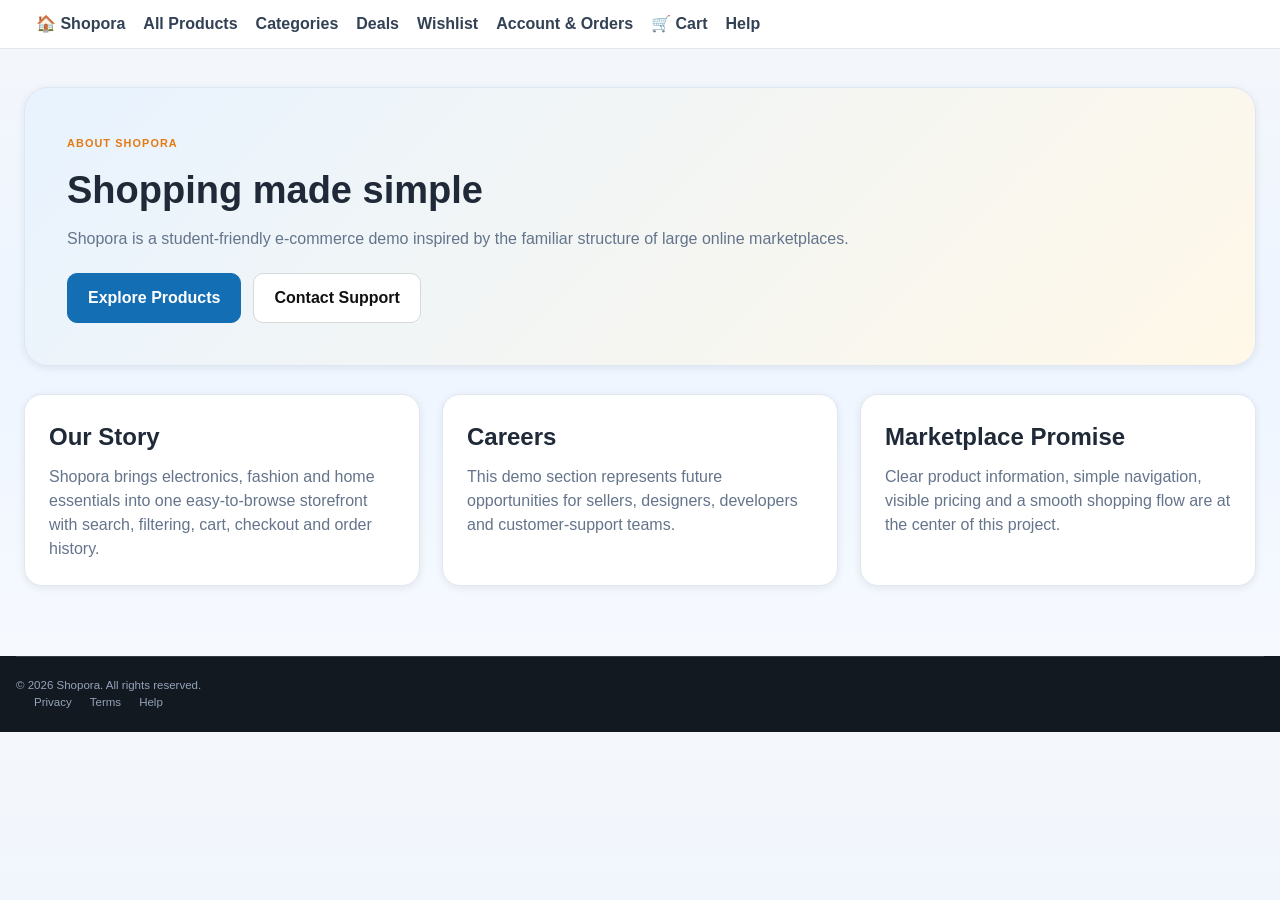
<file: about.html>
<!DOCTYPE html><html lang="en"><head><meta charset="UTF-8"><meta name="viewport" content="width=device-width,initial-scale=1.0"><title>Shopora</title><link rel="stylesheet" href="css/style.css"></head><body><div class="site-mini-nav"><div class="container"><a href="index.html">🏠 Shopora</a><a href="products.html">All Products</a><a href="categories.html">Categories</a><a href="deals.html">Deals</a><a href="wishlist.html">Wishlist</a><a href="account.html">Account & Orders</a><a href="cart.html">🛒 Cart</a><a href="help.html">Help</a></div></div><main class="page-shell"><section class="page-hero"><span class="section-label">ABOUT SHOPORA</span><h1>Shopping made simple</h1><p>Shopora is a student-friendly e-commerce demo inspired by the familiar structure of large online marketplaces.</p><div class="page-actions"><a class="shop-btn primary" href="products.html">Explore Products</a><a class="shop-btn" href="help.html">Contact Support</a></div></section><div class="page-grid"><article id="story" class="info-card"><h2>Our Story</h2><p>Shopora brings electronics, fashion and home essentials into one easy-to-browse storefront with search, filtering, cart, checkout and order history.</p></article><article id="careers" class="info-card"><h2>Careers</h2><p>This demo section represents future opportunities for sellers, designers, developers and customer-support teams.</p></article><article class="info-card"><h2>Marketplace Promise</h2><p>Clear product information, simple navigation, visible pricing and a smooth shopping flow are at the center of this project.</p></article></div></main><footer class="shopora-footer"><div class="container footer-bottom"><div>© 2026 Shopora. All rights reserved.</div><div><a href="privacy.html">Privacy</a><a href="terms.html">Terms</a><a href="help.html">Help</a></div></div></footer></body></html>
</file>
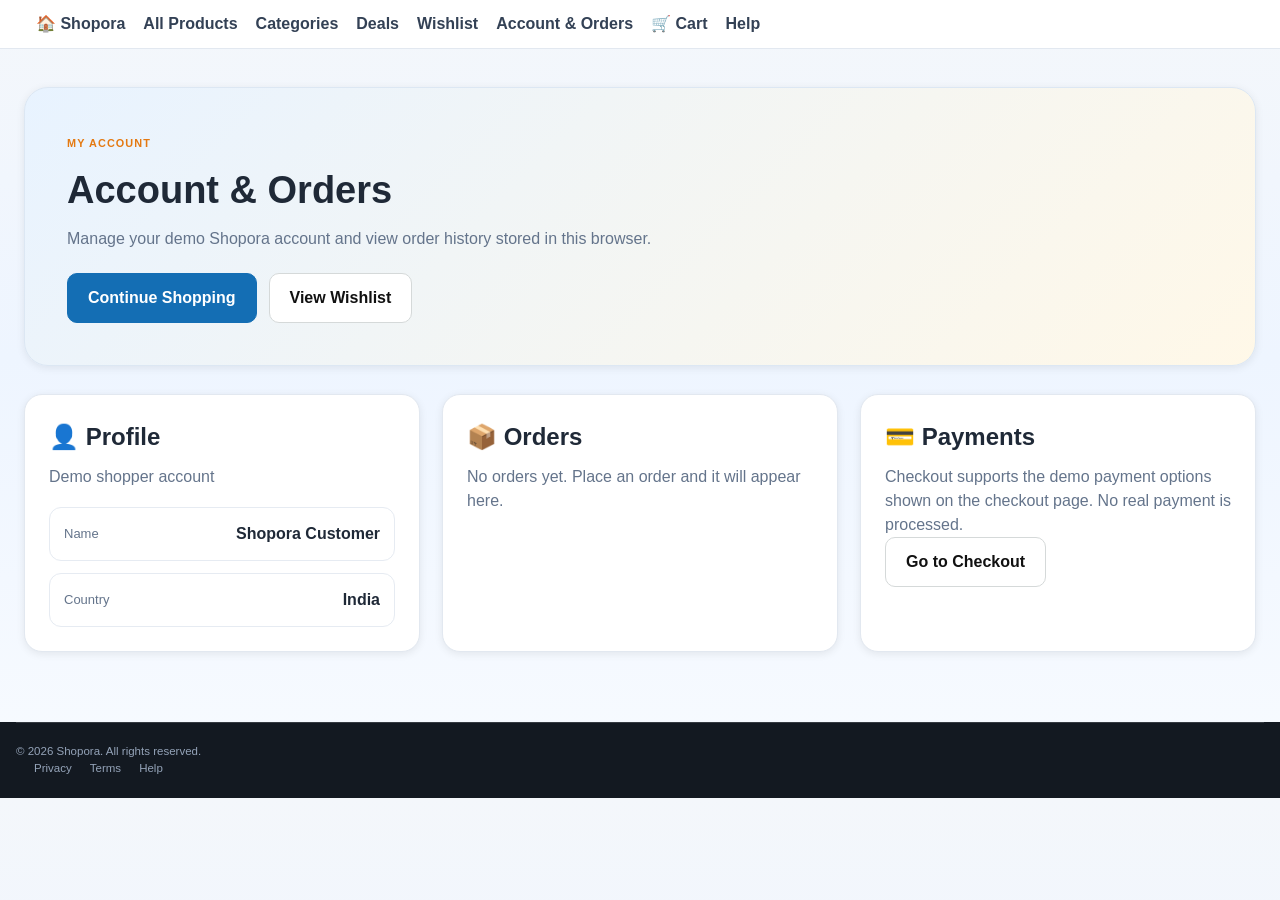
<file: account.html>
<!DOCTYPE html><html lang="en"><head><meta charset="UTF-8"><meta name="viewport" content="width=device-width,initial-scale=1.0"><title>Shopora</title><link rel="stylesheet" href="css/style.css"></head><body><div class="site-mini-nav"><div class="container"><a href="index.html">🏠 Shopora</a><a href="products.html">All Products</a><a href="categories.html">Categories</a><a href="deals.html">Deals</a><a href="wishlist.html">Wishlist</a><a href="account.html">Account & Orders</a><a href="cart.html">🛒 Cart</a><a href="help.html">Help</a></div></div><main class="page-shell"><section class="page-hero"><span class="section-label">MY ACCOUNT</span><h1>Account & Orders</h1><p>Manage your demo Shopora account and view order history stored in this browser.</p><div class="page-actions"><a class="shop-btn primary" href="products.html">Continue Shopping</a><a class="shop-btn" href="wishlist.html">View Wishlist</a></div></section><div class="page-grid"><article class="info-card"><h2>👤 Profile</h2><p>Demo shopper account</p><div class="mini-list"><div class="mini-item"><span>Name</span><strong>Shopora Customer</strong></div><div class="mini-item"><span>Country</span><strong>India</strong></div></div></article><article class="info-card"><h2>📦 Orders</h2><div id="orders"></div></article><article class="info-card"><h2>💳 Payments</h2><p>Checkout supports the demo payment options shown on the checkout page. No real payment is processed.</p><a class="shop-btn" href="checkout.html">Go to Checkout</a></article></div></main><script>const o=JSON.parse(localStorage.getItem("orderHistory")||"[]"),box=document.getElementById("orders");box.innerHTML=o.length?o.map(x=>`<div class="order-card"><div class="order-top"><strong>${x.id||"Order"}</strong><span class="status">${x.status||"Confirmed"}</span></div><p>Order total: ₹${Number(x.total||0).toLocaleString("en-IN")}</p></div>`).join(""):"<p>No orders yet. Place an order and it will appear here.</p>";</script><footer class="shopora-footer"><div class="container footer-bottom"><div>© 2026 Shopora. All rights reserved.</div><div><a href="privacy.html">Privacy</a><a href="terms.html">Terms</a><a href="help.html">Help</a></div></div></footer></body></html>
</file>
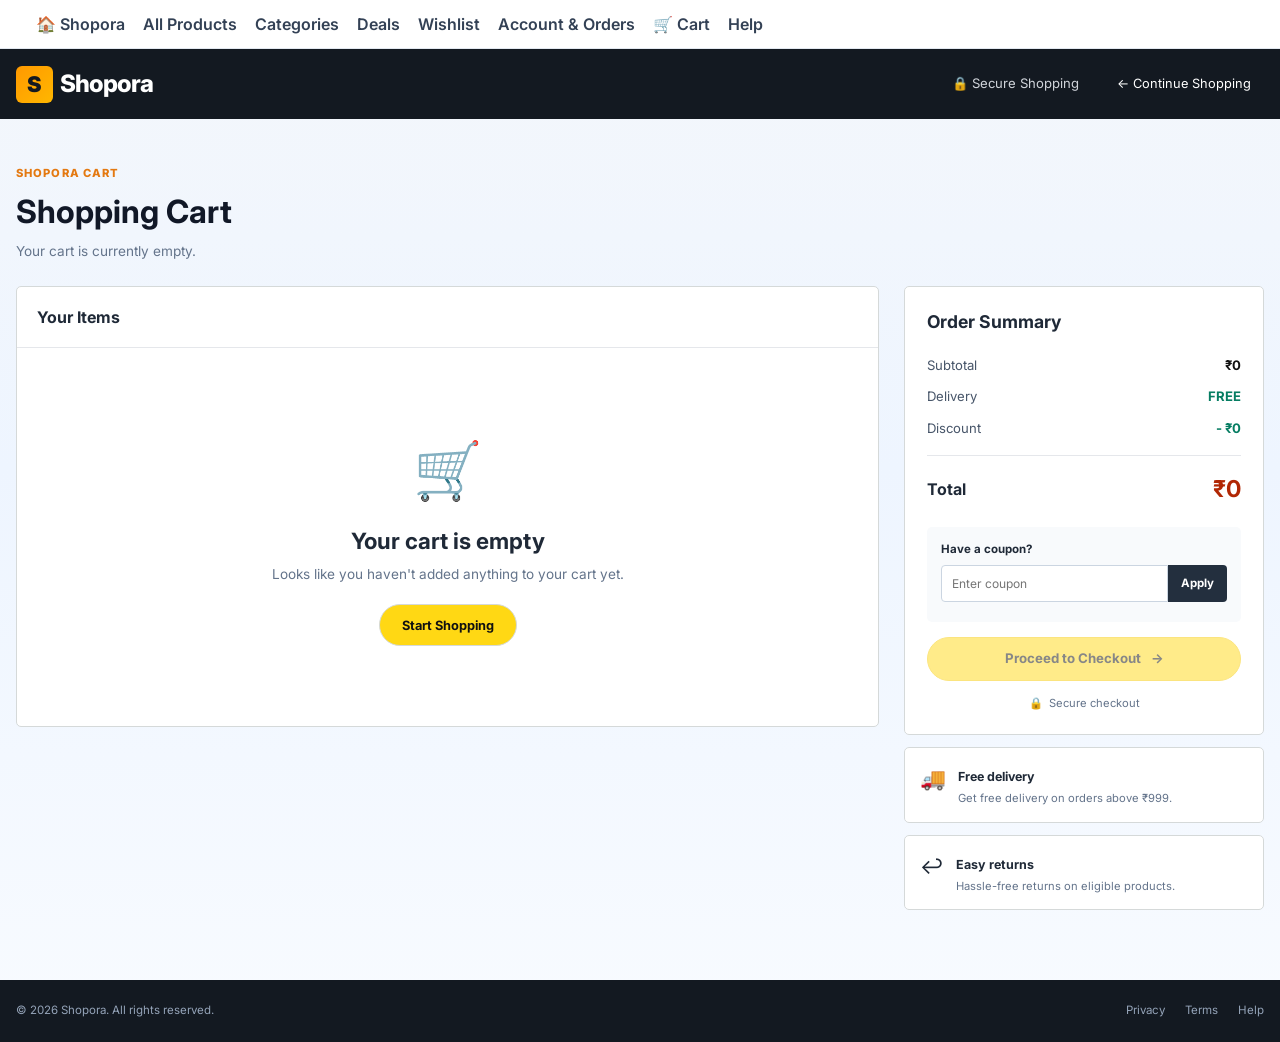
<file: cart.html>
<!DOCTYPE html>
<html lang="en">

<head>
    <meta charset="UTF-8">
    <meta name="viewport" content="width=device-width, initial-scale=1.0">

    <meta
        name="description"
        content="Review your Shopora shopping cart and proceed to checkout."
    >

    <title>Shopping Cart | Shopora</title>

    <link rel="preconnect" href="https://fonts.googleapis.com">
    <link rel="preconnect" href="https://fonts.gstatic.com" crossorigin>

    <link
        href="https://fonts.googleapis.com/css2?family=Inter:wght@400;500;600;700;800&display=swap"
        rel="stylesheet"
    >

    <link rel="stylesheet" href="css/style.css">
    <link rel="stylesheet" href="css/cart.css">
</head>

<body><div class="site-mini-nav"><div class="container"><a href="index.html">🏠 Shopora</a><a href="products.html">All Products</a><a href="categories.html">Categories</a><a href="deals.html">Deals</a><a href="wishlist.html">Wishlist</a><a href="account.html">Account & Orders</a><a href="cart.html">🛒 Cart</a><a href="help.html">Help</a></div></div>

<!-- HEADER -->

<header class="shopora-checkout-header">

    <div class="shopora-checkout-container">

        <a href="index.html" class="shopora-logo">
            <span class="logo-icon">S</span>
            <span class="logo-text">Shopora</span>
        </a>

        <div class="secure-shopping">
            <span>🔒</span>
            Secure Shopping
        </div>

        <a href="index.html" class="continue-shopping">
            ← Continue Shopping
        </a>

    </div>

</header>


<!-- MAIN -->

<main class="cart-page">

    <div class="shopora-checkout-container">

        <div class="cart-heading">

            <div>
                <span class="page-label">
                    SHOPORA CART
                </span>

                <h1>
                    Shopping Cart
                </h1>

                <p id="cartSubtitle">
                    Review your items before checkout.
                </p>
            </div>

        </div>


        <div class="cart-layout">

            <!-- CART ITEMS -->

            <section class="cart-items-section">

                <div class="cart-section-header">

                    <strong>
                        Your Items
                    </strong>

                    <button
                        id="clearCartBtn"
                        class="clear-cart-btn"
                    >
                        Clear Cart
                    </button>

                </div>


                <div id="cartItems">

                    <!-- JavaScript inserts products here -->

                </div>


                <!-- EMPTY CART -->

                <div
                    id="emptyCart"
                    class="empty-cart hidden"
                >

                    <div class="empty-cart-icon">
                        🛒
                    </div>

                    <h2>
                        Your cart is empty
                    </h2>

                    <p>
                        Looks like you haven't added
                        anything to your cart yet.
                    </p>

                    <a
                        href="index.html"
                        class="shop-btn"
                    >
                        Start Shopping
                    </a>

                </div>

            </section>


            <!-- ORDER SUMMARY -->

            <aside class="cart-summary">

                <div class="summary-card">

                    <h2>
                        Order Summary
                    </h2>


                    <div class="summary-row">

                        <span>
                            Subtotal
                        </span>

                        <strong id="cartSubtotal">
                            ₹0
                        </strong>

                    </div>


                    <div class="summary-row">

                        <span>
                            Delivery
                        </span>

                        <strong
                            id="deliveryCharge"
                            class="free-delivery"
                        >
                            FREE
                        </strong>

                    </div>


                    <div class="summary-row">

                        <span>
                            Discount
                        </span>

                        <strong
                            id="cartDiscount"
                            class="discount"
                        >
                            - ₹0
                        </strong>

                    </div>


                    <div class="summary-divider"></div>


                    <div class="summary-total">

                        <span>
                            Total
                        </span>

                        <strong id="cartTotal">
                            ₹0
                        </strong>

                    </div>


                    <!-- COUPON -->

                    <div class="coupon-box">

                        <label for="couponInput">
                            Have a coupon?
                        </label>

                        <div class="coupon-input">

                            <input
                                type="text"
                                id="couponInput"
                                placeholder="Enter coupon"
                                maxlength="20"
                            >

                            <button id="applyCouponBtn">
                                Apply
                            </button>

                        </div>

                        <small id="couponMessage"></small>

                    </div>


                    <button
                        id="checkoutBtn"
                        class="checkout-btn"
                    >
                        Proceed to Checkout
                        <span>→</span>
                    </button>


                    <div class="secure-note">

                        🔒

                        <span>
                            Secure checkout
                        </span>

                    </div>

                </div>


                <!-- DELIVERY INFO -->

                <div class="delivery-card">

                    <div class="delivery-icon">
                        🚚
                    </div>

                    <div>

                        <strong>
                            Free delivery
                        </strong>

                        <p>
                            Get free delivery on
                            orders above ₹999.
                        </p>

                    </div>

                </div>


                <div class="delivery-card">

                    <div class="delivery-icon">
                        ↩️
                    </div>

                    <div>

                        <strong>
                            Easy returns
                        </strong>

                        <p>
                            Hassle-free returns on
                            eligible products.
                        </p>

                    </div>

                </div>

            </aside>

        </div>

    </div>

</main>


<!-- FOOTER -->

<footer class="simple-footer">

    <div class="shopora-checkout-container">

        <div>
            © 2026 Shopora. All rights reserved.
        </div>

        <div class="footer-links">

            <a href="privacy.html">
                Privacy
            </a>

            <a href="terms.html">
                Terms
            </a>

            <a href="help.html">
                Help
            </a>

        </div>

    </div>

</footer>


<script src="js/cart.js"></script>

</body>
</html>
</file>
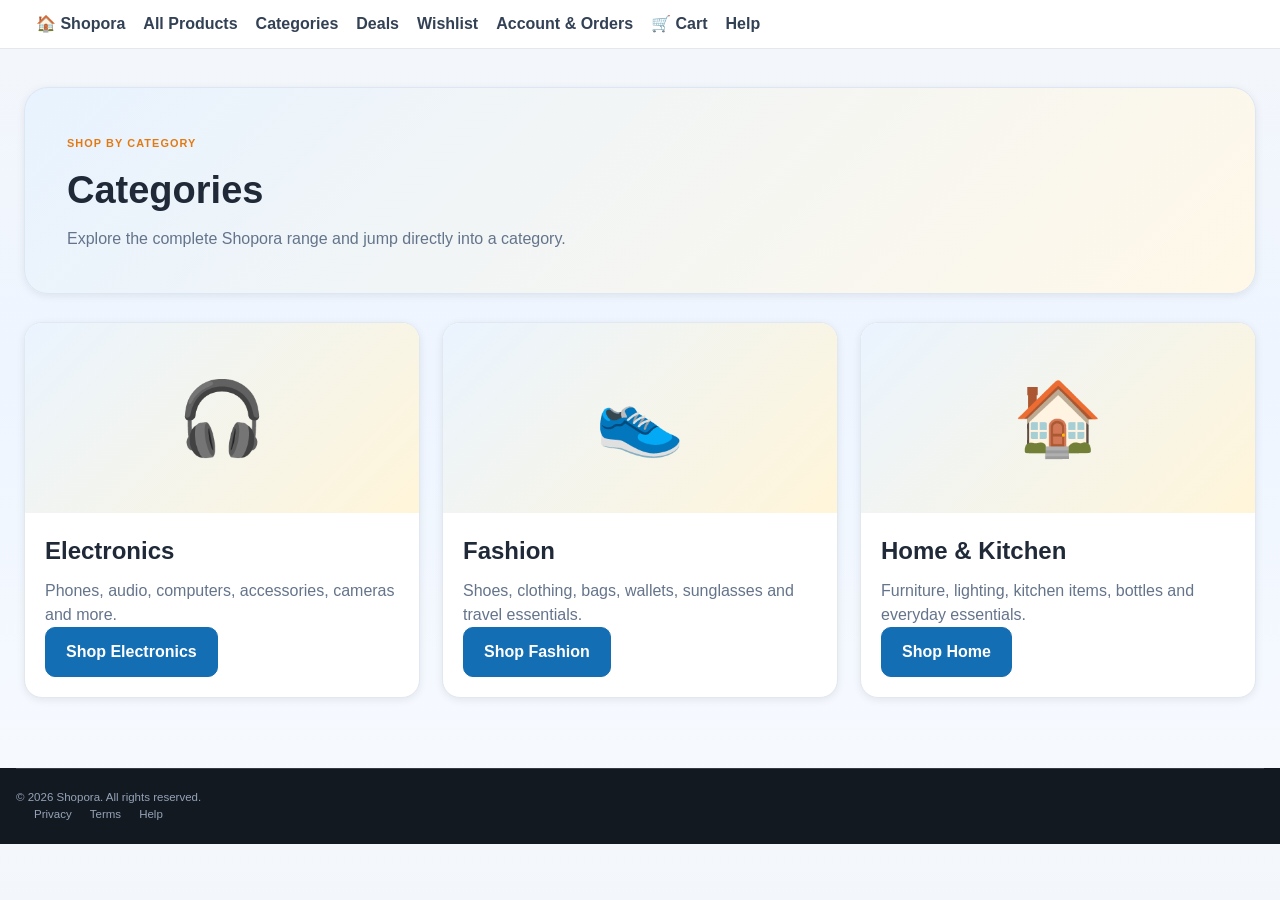
<file: categories.html>
<!DOCTYPE html><html lang="en"><head><meta charset="UTF-8"><meta name="viewport" content="width=device-width,initial-scale=1.0"><title>Shopora</title><link rel="stylesheet" href="css/style.css"></head><body><div class="site-mini-nav"><div class="container"><a href="index.html">🏠 Shopora</a><a href="products.html">All Products</a><a href="categories.html">Categories</a><a href="deals.html">Deals</a><a href="wishlist.html">Wishlist</a><a href="account.html">Account & Orders</a><a href="cart.html">🛒 Cart</a><a href="help.html">Help</a></div></div><main class="page-shell"><section class="page-hero"><span class="section-label">SHOP BY CATEGORY</span><h1>Categories</h1><p>Explore the complete Shopora range and jump directly into a category.</p></section><div class="page-grid"><article id="electronics" class="info-card category-page-card"><div class="cat-image">🎧</div><div class="cat-body"><h2>Electronics</h2><p>Phones, audio, computers, accessories, cameras and more.</p><a class="shop-btn primary" href="products.html?category=electronics">Shop Electronics</a></div></article><article id="fashion" class="info-card category-page-card"><div class="cat-image">👟</div><div class="cat-body"><h2>Fashion</h2><p>Shoes, clothing, bags, wallets, sunglasses and travel essentials.</p><a class="shop-btn primary" href="products.html?category=fashion">Shop Fashion</a></div></article><article id="home" class="info-card category-page-card"><div class="cat-image">🏠</div><div class="cat-body"><h2>Home & Kitchen</h2><p>Furniture, lighting, kitchen items, bottles and everyday essentials.</p><a class="shop-btn primary" href="products.html?category=home">Shop Home</a></div></article></div></main><footer class="shopora-footer"><div class="container footer-bottom"><div>© 2026 Shopora. All rights reserved.</div><div><a href="privacy.html">Privacy</a><a href="terms.html">Terms</a><a href="help.html">Help</a></div></div></footer></body></html>
</file>
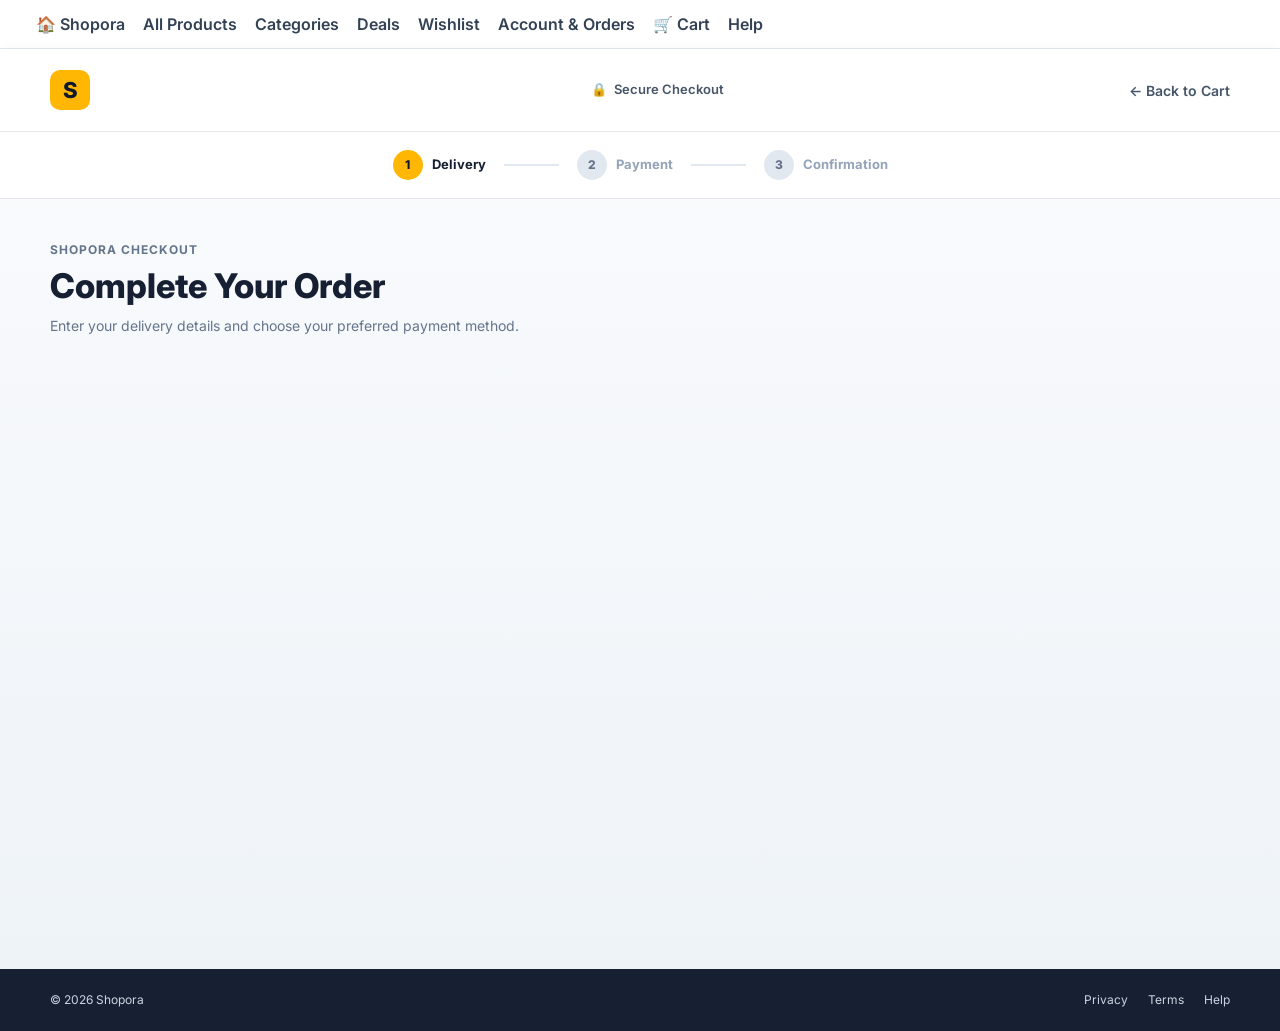
<file: checkout.html>
<!DOCTYPE html>
<html lang="en">

<head>

    <meta charset="UTF-8">

    <meta
        name="viewport"
        content="width=device-width, initial-scale=1.0"
    >

    <meta
        name="description"
        content="Secure checkout at Shopora."
    >

    <title>Checkout | Shopora</title>

    <link rel="preconnect" href="https://fonts.googleapis.com">
    <link rel="preconnect" href="https://fonts.gstatic.com" crossorigin>

    <link
        href="https://fonts.googleapis.com/css2?family=Inter:wght@400;500;600;700;800&display=swap"
        rel="stylesheet"
    >

    <link rel="stylesheet" href="css/style.css">
    <link rel="stylesheet" href="css/checkout.css">

</head>


<body><div class="site-mini-nav"><div class="container"><a href="index.html">🏠 Shopora</a><a href="products.html">All Products</a><a href="categories.html">Categories</a><a href="deals.html">Deals</a><a href="wishlist.html">Wishlist</a><a href="account.html">Account & Orders</a><a href="cart.html">🛒 Cart</a><a href="help.html">Help</a></div></div>


<!-- HEADER -->

<header class="shopora-checkout-header">

    <div class="shopora-checkout-container">

        <a
            href="index.html"
            class="shopora-logo"
        >

            <span class="logo-icon">
                S
            </span>

            <span class="logo-text">
                Shopora
            </span>

        </a>


        <div class="checkout-secure">

            <span>
                🔒
            </span>

            Secure Checkout

        </div>


        <a
            href="cart.html"
            class="checkout-back"
        >

            ← Back to Cart

        </a>

    </div>

</header>


<!-- CHECKOUT STEPS -->

<div class="checkout-progress">

    <div class="shopora-checkout-container">

        <div class="steps">

            <div class="step active">

                <span>
                    1
                </span>

                <strong>
                    Delivery
                </strong>

            </div>


            <div class="step-line"></div>


            <div class="step">

                <span>
                    2
                </span>

                <strong>
                    Payment
                </strong>

            </div>


            <div class="step-line"></div>


            <div class="step">

                <span>
                    3
                </span>

                <strong>
                    Confirmation
                </strong>

            </div>

        </div>

    </div>

</div>


<!-- MAIN -->

<main class="checkout-page">

    <div class="shopora-checkout-container">


        <div class="checkout-title">

            <span>
                SHOPORA CHECKOUT
            </span>

            <h1>
                Complete Your Order
            </h1>

            <p>
                Enter your delivery details and choose
                your preferred payment method.
            </p>

        </div>


        <form id="checkoutForm">


            <div class="checkout-layout">


                <!-- LEFT -->

                <div class="checkout-main">


                    <!-- DELIVERY ADDRESS -->

                    <section class="checkout-card">

                        <div class="checkout-card-title">

                            <div class="number-circle">
                                1
                            </div>

                            <div>

                                <h2>
                                    Delivery Address
                                </h2>

                                <p>
                                    Where should we deliver
                                    your order?
                                </p>

                            </div>

                        </div>


                        <div class="form-grid">


                            <div class="form-group">

                                <label for="fullName">
                                    Full Name *
                                </label>

                                <input
                                    type="text"
                                    id="fullName"
                                    name="fullName"
                                    placeholder="Enter your full name"
                                    required
                                >

                                <small class="field-error"></small>

                            </div>


                            <div class="form-group">

                                <label for="phone">
                                    Mobile Number *
                                </label>

                                <input
                                    type="tel"
                                    id="phone"
                                    name="phone"
                                    placeholder="10-digit mobile number"
                                    pattern="[0-9]{10}"
                                    maxlength="10"
                                    required
                                >

                                <small class="field-error"></small>

                            </div>


                            <div class="form-group full">

                                <label for="address">
                                    Street Address *
                                </label>

                                <textarea
                                    id="address"
                                    name="address"
                                    rows="3"
                                    placeholder="House number, street, area"
                                    required
                                ></textarea>

                                <small class="field-error"></small>

                            </div>


                            <div class="form-group">

                                <label for="city">
                                    City *
                                </label>

                                <input
                                    type="text"
                                    id="city"
                                    name="city"
                                    placeholder="City"
                                    required
                                >

                            </div>


                            <div class="form-group">

                                <label for="state">
                                    State *
                                </label>

                                <select
                                    id="state"
                                    name="state"
                                    required
                                >

                                    <option value="">
                                        Select State
                                    </option>

                                    <option>
                                        Andhra Pradesh
                                    </option>

                                    <option>
                                        Telangana
                                    </option>

                                    <option>
                                        Karnataka
                                    </option>

                                    <option>
                                        Tamil Nadu
                                    </option>

                                    <option>
                                        Maharashtra
                                    </option>

                                    <option>
                                        Kerala
                                    </option>

                                    <option>
                                        Delhi
                                    </option>

                                    <option>
                                        Gujarat
                                    </option>

                                </select>

                            </div>


                            <div class="form-group">

                                <label for="pincode">
                                    PIN Code *
                                </label>

                                <input
                                    type="text"
                                    id="pincode"
                                    name="pincode"
                                    placeholder="6-digit PIN"
                                    pattern="[0-9]{6}"
                                    maxlength="6"
                                    required
                                >

                            </div>


                            <div class="form-group">

                                <label for="email">
                                    Email Address *
                                </label>

                                <input
                                    type="email"
                                    id="email"
                                    name="email"
                                    placeholder="you@example.com"
                                    required
                                >

                            </div>


                        </div>

                    </section>


                    <!-- DELIVERY OPTIONS -->

                    <section class="checkout-card">

                        <div class="checkout-card-title">

                            <div class="number-circle">
                                2
                            </div>

                            <div>

                                <h2>
                                    Delivery Method
                                </h2>

                                <p>
                                    Choose how you want
                                    your order delivered.
                                </p>

                            </div>

                        </div>


                        <div class="delivery-options">


                            <label class="delivery-option">

                                <input
                                    type="radio"
                                    name="delivery"
                                    value="free"
                                    checked
                                >

                                <div class="delivery-option-content">

                                    <div>

                                        <strong>
                                            Standard Delivery
                                        </strong>

                                        <span>
                                            3–5 business days
                                        </span>

                                    </div>

                                    <b>
                                        FREE
                                    </b>

                                </div>

                            </label>


                            <label class="delivery-option">

                                <input
                                    type="radio"
                                    name="delivery"
                                    value="express"
                                >

                                <div class="delivery-option-content">

                                    <div>

                                        <strong>
                                            Express Delivery
                                        </strong>

                                        <span>
                                            1–2 business days
                                        </span>

                                    </div>

                                    <b>
                                        ₹149
                                    </b>

                                </div>

                            </label>


                        </div>

                    </section>


                    <!-- PAYMENT -->

                    <section class="checkout-card">

                        <div class="checkout-card-title">

                            <div class="number-circle">
                                3
                            </div>

                            <div>

                                <h2>
                                    Payment Method
                                </h2>

                                <p>
                                    Select your preferred
                                    payment method.
                                </p>

                            </div>

                        </div>


                        <div class="payment-options">


                            <label class="payment-option">

                                <input
                                    type="radio"
                                    name="payment"
                                    value="card"
                                    checked
                                >

                                <div class="payment-option-content">

                                    <span class="payment-icon">
                                        💳
                                    </span>

                                    <div>

                                        <strong>
                                            Credit / Debit Card
                                        </strong>

                                        <small>
                                            Visa, Mastercard,
                                            RuPay and more
                                        </small>

                                    </div>

                                </div>

                            </label>


                            <label class="payment-option">

                                <input
                                    type="radio"
                                    name="payment"
                                    value="upi"
                                >

                                <div class="payment-option-content">

                                    <span class="payment-icon">
                                        📱
                                    </span>

                                    <div>

                                        <strong>
                                            UPI
                                        </strong>

                                        <small>
                                            Google Pay, PhonePe,
                                            Paytm and more
                                        </small>

                                    </div>

                                </div>

                            </label>


                            <label class="payment-option">

                                <input
                                    type="radio"
                                    name="payment"
                                    value="cod"
                                >

                                <div class="payment-option-content">

                                    <span class="payment-icon">
                                        💵
                                    </span>

                                    <div>

                                        <strong>
                                            Cash on Delivery
                                        </strong>

                                        <small>
                                            Pay when your order
                                            arrives
                                        </small>

                                    </div>

                                </div>

                            </label>


                        </div>


                        <!-- CARD DETAILS -->

                        <div
                            id="cardDetails"
                            class="card-details"
                        >

                            <div class="form-grid">

                                <div class="form-group full">

                                    <label>
                                        Card Number
                                    </label>

                                    <input
                                        type="text"
                                        id="cardNumber"
                                        placeholder="1234 5678 9012 3456"
                                        maxlength="19"
                                    >

                                </div>


                                <div class="form-group">

                                    <label>
                                        Expiry
                                    </label>

                                    <input
                                        type="text"
                                        placeholder="MM/YY"
                                        maxlength="5"
                                    >

                                </div>


                                <div class="form-group">

                                    <label>
                                        CVV
                                    </label>

                                    <input
                                        type="password"
                                        placeholder="•••"
                                        maxlength="3"
                                    >

                                </div>

                            </div>

                        </div>


                    </section>


                    <!-- PLACE ORDER -->

                    <div class="place-order-mobile">

                        <button
                            type="submit"
                            class="place-order-btn"
                        >

                            Place Order

                            <span>
                                →
                            </span>

                        </button>

                        <p>
                            🔒 Your information is
                            securely protected.
                        </p>

                    </div>


                </div>


                <!-- RIGHT SUMMARY -->

                <aside class="checkout-sidebar">


                    <div class="checkout-summary">


                        <h2>
                            Order Summary
                        </h2>


                        <div
                            id="checkoutItems"
                            class="checkout-items"
                        >

                            <!-- JavaScript -->

                        </div>


                        <div class="summary-divider"></div>


                        <div class="summary-row">

                            <span>
                                Subtotal
                            </span>

                            <strong id="checkoutSubtotal">
                                ₹0
                            </strong>

                        </div>


                        <div class="summary-row">

                            <span>
                                Delivery
                            </span>

                            <strong id="checkoutDelivery">
                                FREE
                            </strong>

                        </div>


                        <div class="summary-row">

                            <span>
                                Tax
                            </span>

                            <strong id="checkoutTax">
                                ₹0
                            </strong>

                        </div>


                        <div class="summary-divider"></div>


                        <div class="summary-total">

                            <span>
                                Total
                            </span>

                            <strong id="checkoutTotal">
                                ₹0
                            </strong>

                        </div>


                        <button
                            type="submit"
                            class="place-order-btn desktop-place-order"
                        >

                            Place Order

                            <span>
                                →
                            </span>

                        </button>


                        <p class="secure-checkout-note">

                            🔒 Secure payment

                        </p>

                    </div>


                    <div class="checkout-trust">

                        <div>
                            🛡️
                        </div>

                        <div>

                            <strong>
                                Shopora Buyer Protection
                            </strong>

                            <p>
                                Your order and payment
                                information are protected.
                            </p>

                        </div>

                    </div>


                </aside>


            </div>

        </form>

    </div>

</main>


<footer class="simple-footer">

    <div class="shopora-checkout-container">

        <span>
            © 2026 Shopora
        </span>

        <div class="footer-links">

            <a href="privacy.html">
                Privacy
            </a>

            <a href="terms.html">
                Terms
            </a>

            <a href="help.html">
                Help
            </a>

        </div>

    </div>

</footer>


<script src="js/checkout.js"></script>

</body>
</html>
</file>
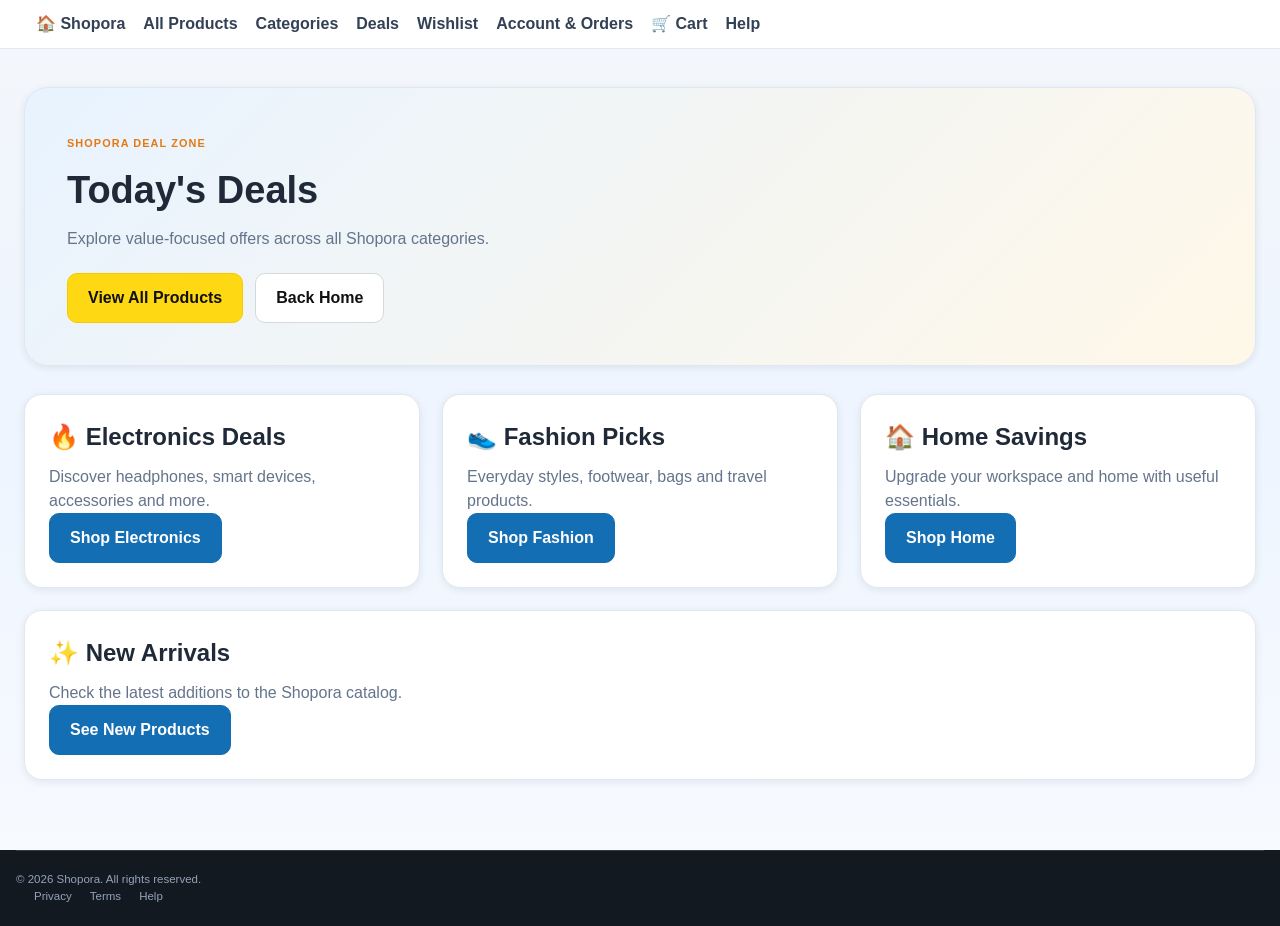
<file: deals.html>
<!DOCTYPE html><html lang="en"><head><meta charset="UTF-8"><meta name="viewport" content="width=device-width,initial-scale=1.0"><title>Shopora</title><link rel="stylesheet" href="css/style.css"></head><body><div class="site-mini-nav"><div class="container"><a href="index.html">🏠 Shopora</a><a href="products.html">All Products</a><a href="categories.html">Categories</a><a href="deals.html">Deals</a><a href="wishlist.html">Wishlist</a><a href="account.html">Account & Orders</a><a href="cart.html">🛒 Cart</a><a href="help.html">Help</a></div></div><main class="page-shell"><section class="page-hero"><span class="section-label">SHOPORA DEAL ZONE</span><h1>Today's Deals</h1><p>Explore value-focused offers across all Shopora categories.</p><div class="page-actions"><a class="shop-btn yellow" href="products.html">View All Products</a><a class="shop-btn" href="index.html">Back Home</a></div></section><div class="page-grid"><article class="info-card"><h2>🔥 Electronics Deals</h2><p>Discover headphones, smart devices, accessories and more.</p><a class="shop-btn primary" href="products.html?category=electronics">Shop Electronics</a></article><article class="info-card"><h2>👟 Fashion Picks</h2><p>Everyday styles, footwear, bags and travel products.</p><a class="shop-btn primary" href="products.html?category=fashion">Shop Fashion</a></article><article class="info-card"><h2>🏠 Home Savings</h2><p>Upgrade your workspace and home with useful essentials.</p><a class="shop-btn primary" href="products.html?category=home">Shop Home</a></article></div><section id="new" class="info-card" style="margin-top:22px"><h2>✨ New Arrivals</h2><p>Check the latest additions to the Shopora catalog.</p><a class="shop-btn primary" href="products.html">See New Products</a></section></main><footer class="shopora-footer"><div class="container footer-bottom"><div>© 2026 Shopora. All rights reserved.</div><div><a href="privacy.html">Privacy</a><a href="terms.html">Terms</a><a href="help.html">Help</a></div></div></footer></body></html>
</file>
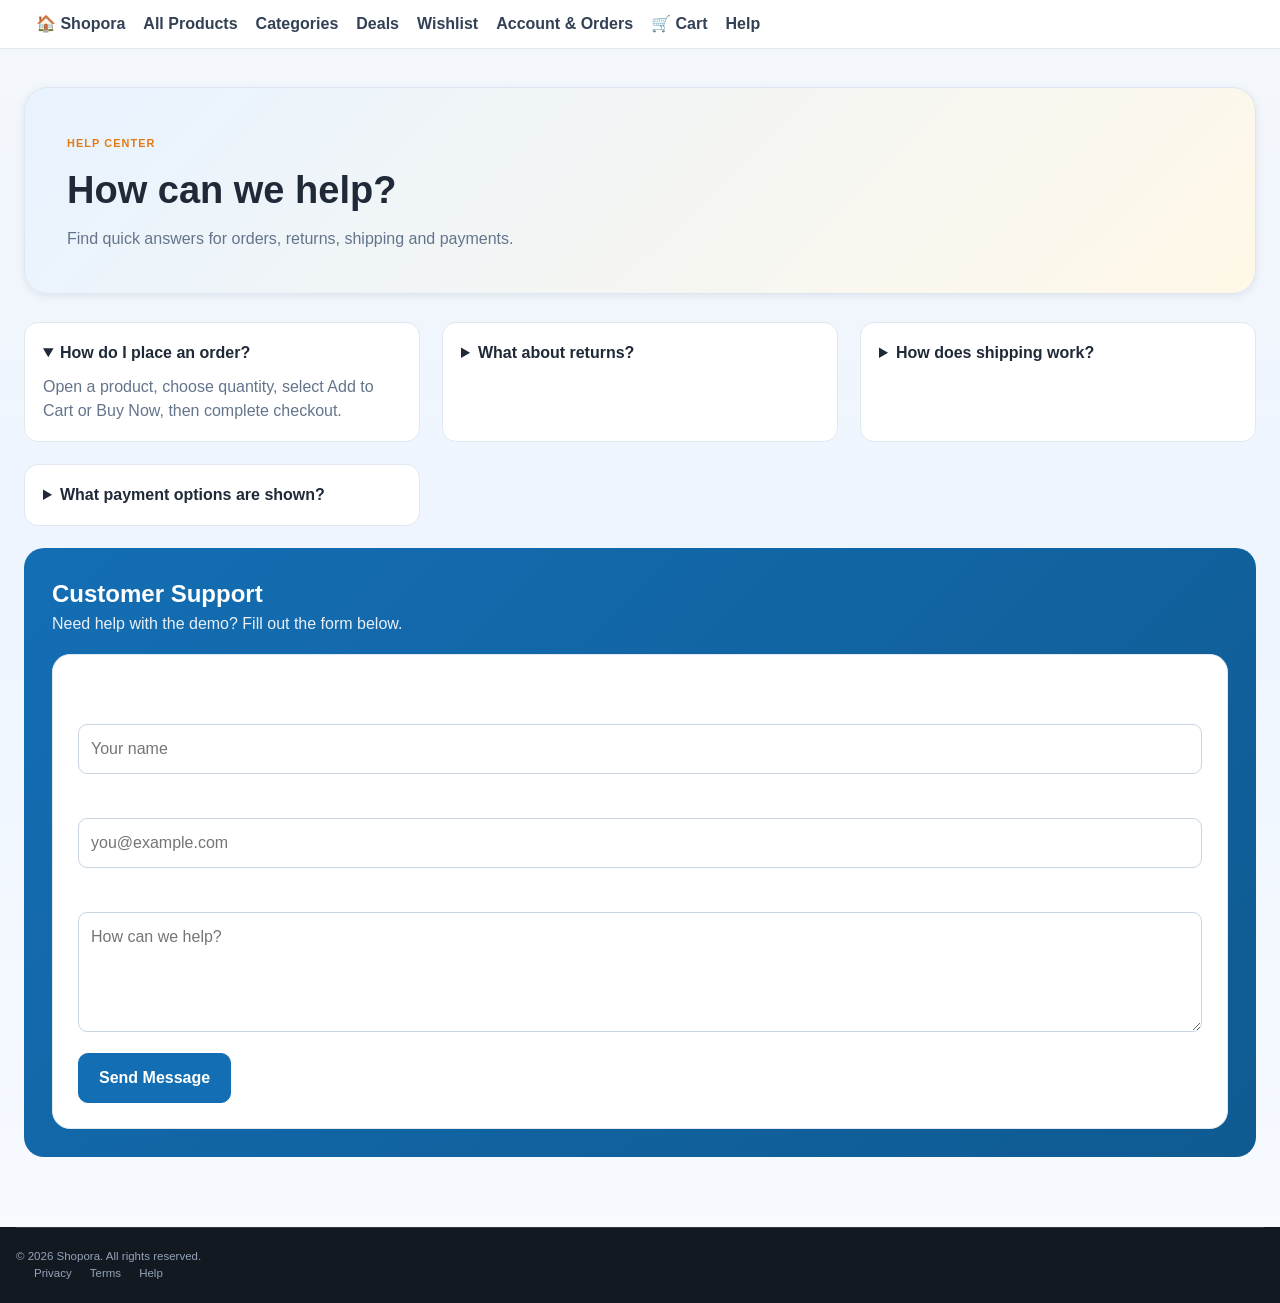
<file: help.html>
<!DOCTYPE html><html lang="en"><head><meta charset="UTF-8"><meta name="viewport" content="width=device-width,initial-scale=1.0"><title>Shopora</title><link rel="stylesheet" href="css/style.css"></head><body><div class="site-mini-nav"><div class="container"><a href="index.html">🏠 Shopora</a><a href="products.html">All Products</a><a href="categories.html">Categories</a><a href="deals.html">Deals</a><a href="wishlist.html">Wishlist</a><a href="account.html">Account & Orders</a><a href="cart.html">🛒 Cart</a><a href="help.html">Help</a></div></div><main class="page-shell"><section class="page-hero"><span class="section-label">HELP CENTER</span><h1>How can we help?</h1><p>Find quick answers for orders, returns, shipping and payments.</p></section><div class="page-grid"><details class="faq" open><summary>How do I place an order?</summary><p>Open a product, choose quantity, select Add to Cart or Buy Now, then complete checkout.</p></details><details id="returns" class="faq"><summary>What about returns?</summary><p>This demo provides a returns information section; no real-world return is submitted.</p></details><details id="shipping" class="faq"><summary>How does shipping work?</summary><p>Delivery details are shown during checkout. The project is a front-end demo.</p></details><details id="payment" class="faq"><summary>What payment options are shown?</summary><p>Use the payment choices presented on checkout. No real payment is processed.</p></details></div><section id="contact" class="contact-box" style="margin-top:22px"><h2>Customer Support</h2><p>Need help with the demo? Fill out the form below.</p><form class="form-card" style="margin-top:18px" onsubmit="event.preventDefault();alert('Thanks! Your demo support request was submitted.');this.reset()"><label>Name</label><input required placeholder="Your name"><label>Email</label><input required type="email" placeholder="you@example.com"><label>Message</label><textarea required placeholder="How can we help?"></textarea><button class="shop-btn primary" type="submit" style="margin-top:14px">Send Message</button></form></section></main><footer class="shopora-footer"><div class="container footer-bottom"><div>© 2026 Shopora. All rights reserved.</div><div><a href="privacy.html">Privacy</a><a href="terms.html">Terms</a><a href="help.html">Help</a></div></div></footer></body></html>
</file>
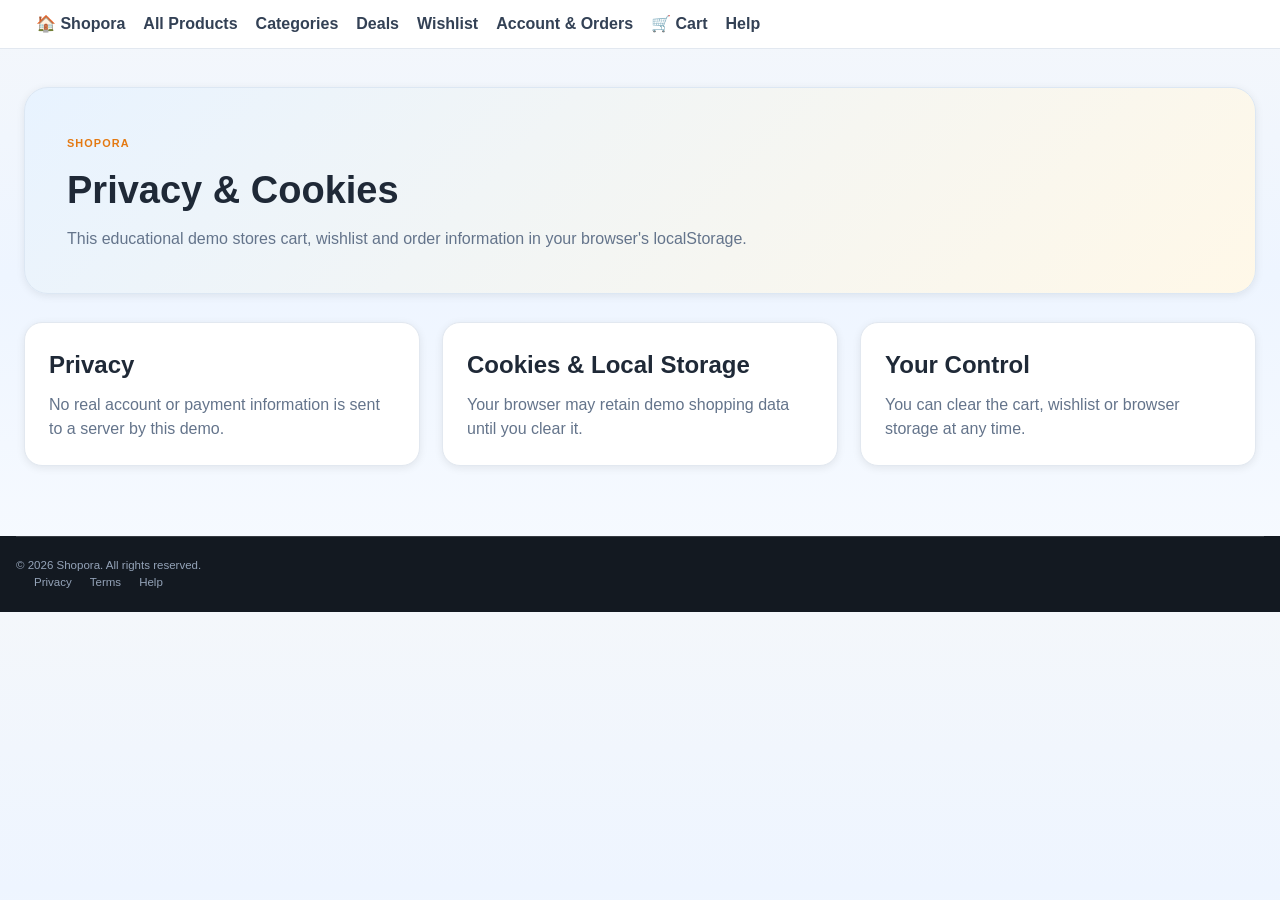
<file: privacy.html>
<!DOCTYPE html><html lang="en"><head><meta charset="UTF-8"><meta name="viewport" content="width=device-width,initial-scale=1.0"><title>Shopora</title><link rel="stylesheet" href="css/style.css"></head><body><div class="site-mini-nav"><div class="container"><a href="index.html">🏠 Shopora</a><a href="products.html">All Products</a><a href="categories.html">Categories</a><a href="deals.html">Deals</a><a href="wishlist.html">Wishlist</a><a href="account.html">Account & Orders</a><a href="cart.html">🛒 Cart</a><a href="help.html">Help</a></div></div><main class="page-shell"><section class="page-hero"><span class="section-label">SHOPORA</span><h1>Privacy & Cookies</h1><p>This educational demo stores cart, wishlist and order information in your browser's localStorage.</p></section><div class="page-grid"><article class="info-card"><h2>Privacy</h2><p>No real account or payment information is sent to a server by this demo.</p></article><article id="cookies" class="info-card"><h2>Cookies & Local Storage</h2><p>Your browser may retain demo shopping data until you clear it.</p></article><article class="info-card"><h2>Your Control</h2><p>You can clear the cart, wishlist or browser storage at any time.</p></article></div></main><footer class="shopora-footer"><div class="container footer-bottom"><div>© 2026 Shopora. All rights reserved.</div><div><a href="privacy.html">Privacy</a><a href="terms.html">Terms</a><a href="help.html">Help</a></div></div></footer></body></html>
</file>
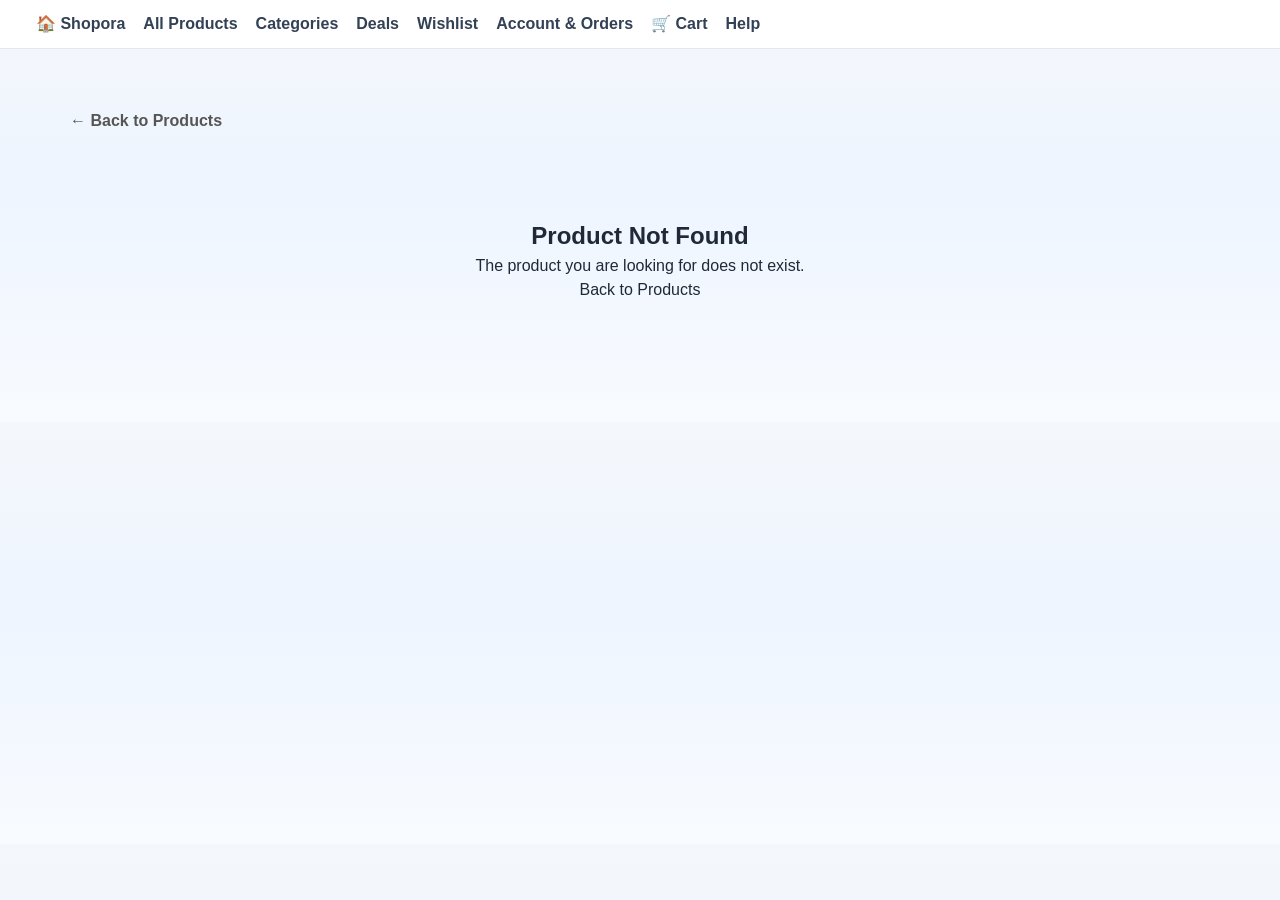
<file: product.html>
<!DOCTYPE html>
<html lang="en">
<head>
    <meta charset="UTF-8">
    <meta name="viewport" content="width=device-width, initial-scale=1.0">

    <title>Product Details | Shopora</title>

    <link rel="stylesheet" href="css/style.css">

    <style>
        .product-detail-page {
            max-width: 1200px;
            margin: 40px auto;
            padding: 20px;
        }

        .back-btn {
            display: inline-block;
            margin-bottom: 25px;
            text-decoration: none;
            color: #555;
            font-weight: 600;
        }

        .product-detail {
            display: grid;
            grid-template-columns: 1fr 1fr;
            gap: 50px;
            background: #fff;
            padding: 35px;
            border-radius: 20px;
            box-shadow: 0 10px 35px rgba(0,0,0,0.08);
        }

        .product-detail-image {
            width: 100%;
            height: 480px;
            object-fit: contain;
            border-radius: 15px;
            background: #f7f7f7;
        }

        .product-category {
            display: inline-block;
            background: #f1f1f1;
            padding: 7px 14px;
            border-radius: 20px;
            font-size: 14px;
            margin-bottom: 12px;
        }

        .product-detail h1 {
            font-size: 34px;
            margin: 10px 0;
        }

        .product-rating {
            margin: 15px 0;
            font-size: 17px;
        }

        .product-price {
            font-size: 30px;
            font-weight: bold;
            margin: 20px 0;
        }

        .product-description {
            color: #666;
            line-height: 1.7;
            margin-bottom: 25px;
        }

        /* SPECIFICATIONS */

        .specifications {
            margin-top: 35px;
        }

        .specifications h2 {
            font-size: 24px;
            margin-bottom: 18px;
        }

        .spec-grid {
            display: grid;
            grid-template-columns: 1fr 1fr;
            border: 1px solid #e5e5e5;
            border-radius: 12px;
            overflow: hidden;
        }

        .spec-item {
            padding: 16px;
            border-bottom: 1px solid #e5e5e5;
            display: flex;
            justify-content: space-between;
            gap: 15px;
        }

        .spec-item:nth-child(odd) {
            background: #fafafa;
        }

        .spec-name {
            font-weight: 600;
            color: #555;
        }

        .spec-value {
            color: #222;
            text-align: right;
        }

        .quantity-box {
            display: flex;
            align-items: center;
            gap: 15px;
            margin: 25px 0;
        }

        .quantity-box button {
            width: 38px;
            height: 38px;
            border: none;
            border-radius: 8px;
            background: #eee;
            cursor: pointer;
            font-size: 20px;
        }

        #quantity {
            font-weight: bold;
            font-size: 18px;
        }

        .action-buttons {
            display: flex;
            gap: 15px;
        }

        .action-buttons button {
            padding: 14px 25px;
            border: none;
            border-radius: 10px;
            cursor: pointer;
            font-size: 16px;
            font-weight: 600;
        }

        .add-cart {
            background: #111;
            color: white;
        }

        .buy-now {
            background: #ff6b00;
            color: white;
        }

        .benefits {
            display: grid;
            grid-template-columns: repeat(3, 1fr);
            gap: 15px;
            margin-top: 30px;
        }

        .benefit {
            padding: 15px;
            background: #f8f8f8;
            border-radius: 10px;
            text-align: center;
        }

        @media(max-width: 768px) {

            .product-detail {
                grid-template-columns: 1fr;
                padding: 20px;
            }

            .product-detail-image {
                height: 350px;
            }

            .spec-grid {
                grid-template-columns: 1fr;
            }

            .benefits {
                grid-template-columns: 1fr;
            }

            .action-buttons {
                flex-direction: column;
            }
        }
    </style>
</head>

<body><div class="site-mini-nav"><div class="container"><a href="index.html">🏠 Shopora</a><a href="products.html">All Products</a><a href="categories.html">Categories</a><a href="deals.html">Deals</a><a href="wishlist.html">Wishlist</a><a href="account.html">Account & Orders</a><a href="cart.html">🛒 Cart</a><a href="help.html">Help</a></div></div>

<div class="product-detail-page">

    <a href="products.html" class="back-btn">
        ← Back to Products
    </a>

    <div id="productDetails">
        <!-- Product loaded by JavaScript -->
    </div>

</div>

<script src="js/data.js"></script>
<script src="js/product.js"></script>

</body>
</html>
</file>
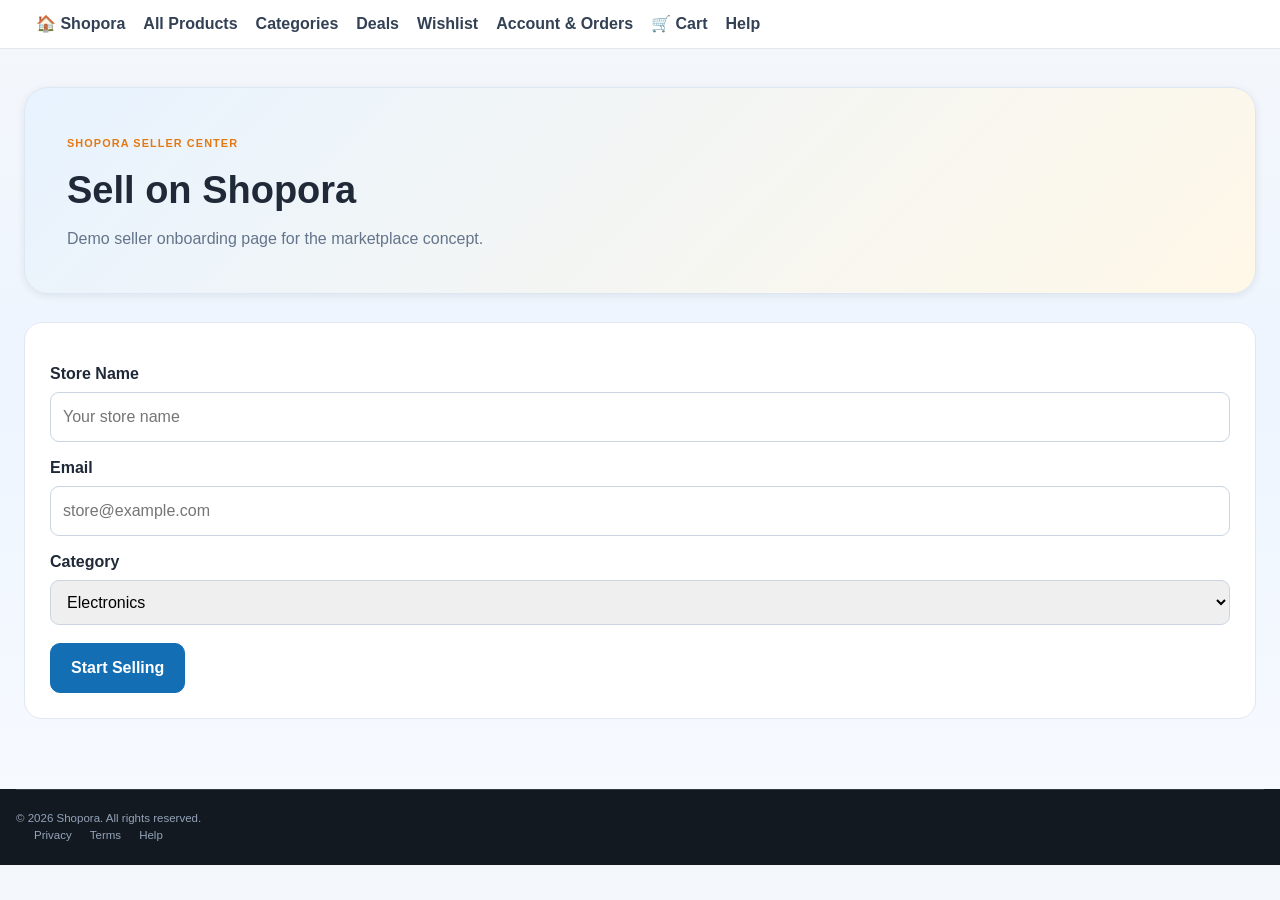
<file: seller.html>
<!DOCTYPE html><html lang="en"><head><meta charset="UTF-8"><meta name="viewport" content="width=device-width,initial-scale=1.0"><title>Shopora</title><link rel="stylesheet" href="css/style.css"></head><body><div class="site-mini-nav"><div class="container"><a href="index.html">🏠 Shopora</a><a href="products.html">All Products</a><a href="categories.html">Categories</a><a href="deals.html">Deals</a><a href="wishlist.html">Wishlist</a><a href="account.html">Account & Orders</a><a href="cart.html">🛒 Cart</a><a href="help.html">Help</a></div></div><main class="page-shell"><section class="page-hero"><span class="section-label">SHOPORA SELLER CENTER</span><h1>Sell on Shopora</h1><p>Demo seller onboarding page for the marketplace concept.</p></section><form class="form-card" onsubmit="event.preventDefault();alert('Seller registration submitted in demo mode.');this.reset()"><label>Store Name</label><input required placeholder="Your store name"><label>Email</label><input required type="email" placeholder="store@example.com"><label>Category</label><select required><option>Electronics</option><option>Fashion</option><option>Home</option></select><button class="shop-btn primary" type="submit" style="margin-top:18px">Start Selling</button></form></main><footer class="shopora-footer"><div class="container footer-bottom"><div>© 2026 Shopora. All rights reserved.</div><div><a href="privacy.html">Privacy</a><a href="terms.html">Terms</a><a href="help.html">Help</a></div></div></footer></body></html>
</file>
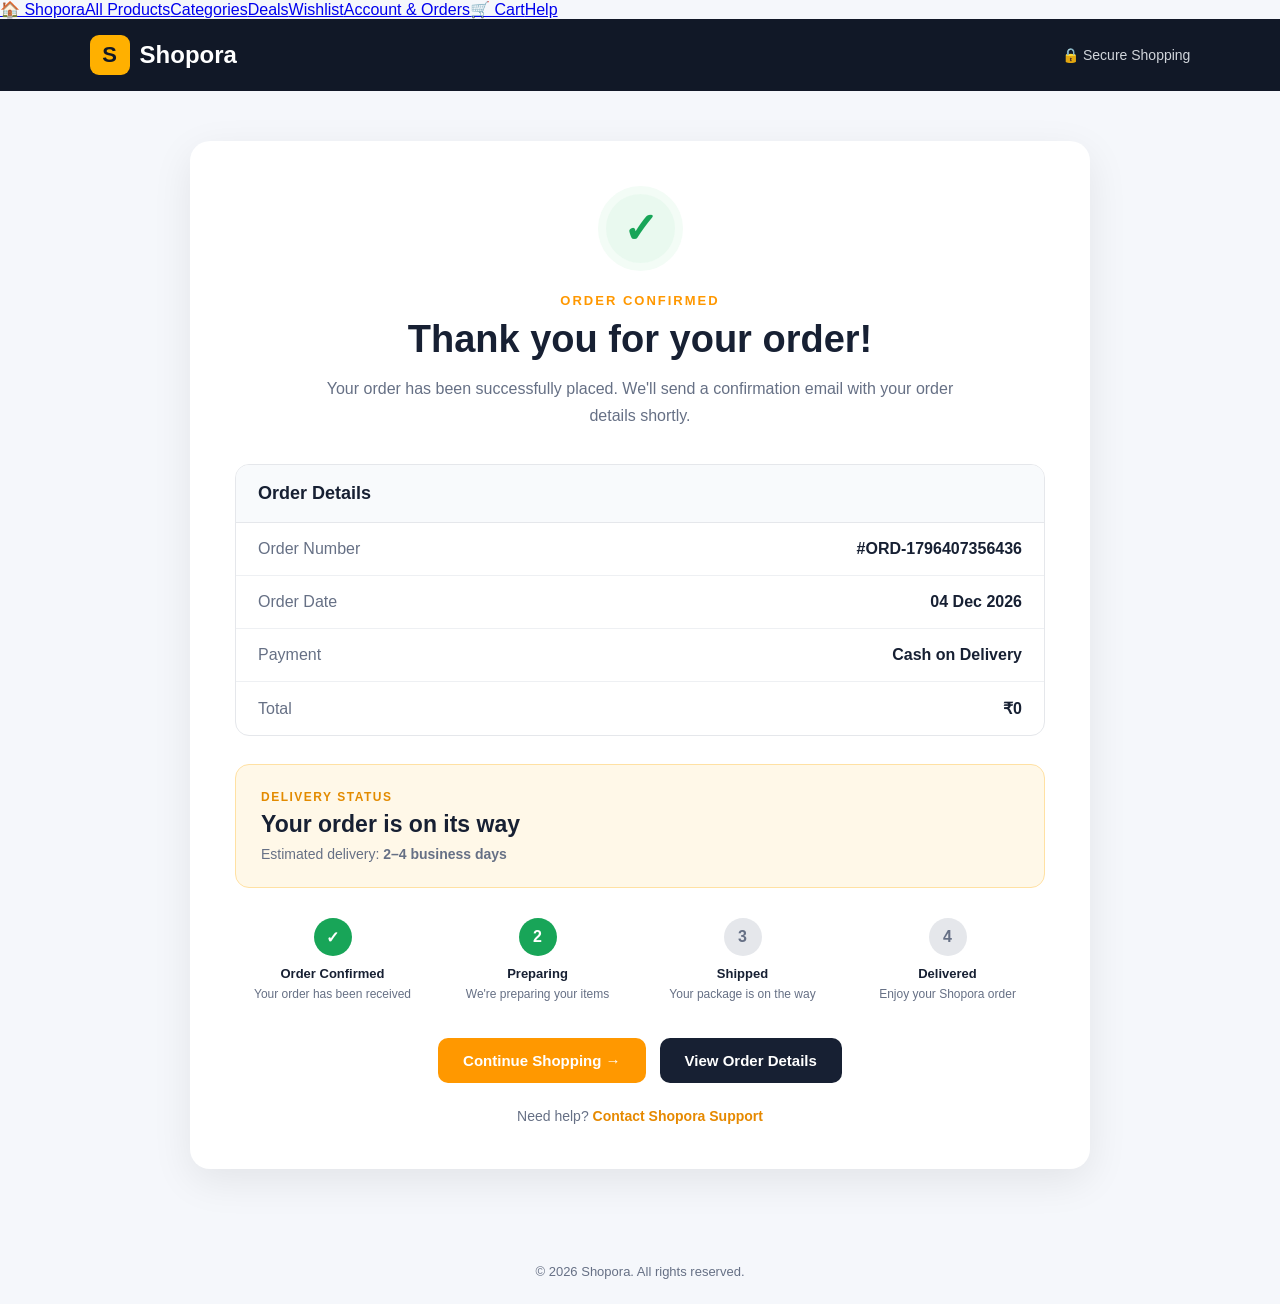
<file: success.html>
<!DOCTYPE html>
<html lang="en">

<head>
    <meta charset="UTF-8">
    <meta name="viewport" content="width=device-width, initial-scale=1.0">

    <title>Order Confirmed - Shopora</title>

    <link rel="stylesheet" href="css/success.css">
</head>

<body><div class="site-mini-nav"><div class="container"><a href="index.html">🏠 Shopora</a><a href="products.html">All Products</a><a href="categories.html">Categories</a><a href="deals.html">Deals</a><a href="wishlist.html">Wishlist</a><a href="account.html">Account & Orders</a><a href="cart.html">🛒 Cart</a><a href="help.html">Help</a></div></div>

    <!-- HEADER -->
    <header class="success-header">

        <div class="success-logo">

            <div class="success-logo-icon">
                S
            </div>

            <div class="success-logo-text">
                Shopora
            </div>

        </div>

        <div class="security-text">
            🔒 Secure Shopping
        </div>

    </header>


    <!-- MAIN -->
    <main class="success-page">

        <div class="success-container">

            <div class="success-card">

                <!-- SUCCESS ICON -->
                <div class="success-icon">
                    ✓
                </div>


                <!-- TITLE -->
                <div class="success-label">
                    ORDER CONFIRMED
                </div>

                <h1>
                    Thank you for your order!
                </h1>

                <p class="success-message">
                    Your order has been successfully placed.
                    We'll send a confirmation email with your
                    order details shortly.
                </p>


                <!-- ORDER DETAILS -->
                <div class="order-details">

                    <div class="order-details-title">
                        Order Details
                    </div>

                    <div class="order-row">
                        <span>Order Number</span>
                        <strong id="orderNumber">
                            #ORD-000000
                        </strong>
                    </div>

                    <div class="order-row">
                        <span>Order Date</span>
                        <strong id="orderDate">
                            29 Sept 2026
                        </strong>
                    </div>

                    <div class="order-row">
                        <span>Payment</span>
                        <strong id="paymentMethod">
                            Cash on Delivery
                        </strong>
                    </div>

                    <div class="order-row">
                        <span>Total</span>
                        <strong id="orderTotal">
                            ₹0
                        </strong>
                    </div>

                </div>


                <!-- DELIVERY -->
                <div class="delivery-box">

                    <div class="delivery-label">
                        DELIVERY STATUS
                    </div>

                    <h2>
                        Your order is on its way
                    </h2>

                    <p class="delivery-date">
                        Estimated delivery:
                        <strong id="deliveryDate">
                            2–4 business days
                        </strong>
                    </p>

                </div>


                <!-- TRACKING -->
                <div class="tracking">

                    <div class="track-step active">

                        <div class="track-circle">
                            ✓
                        </div>

                        <strong>
                            Order Confirmed
                        </strong>

                        <p>
                            Your order has been received
                        </p>

                    </div>


                    <div class="track-step active">

                        <div class="track-circle">
                            2
                        </div>

                        <strong>
                            Preparing
                        </strong>

                        <p>
                            We're preparing your items
                        </p>

                    </div>


                    <div class="track-step">

                        <div class="track-circle">
                            3
                        </div>

                        <strong>
                            Shipped
                        </strong>

                        <p>
                            Your package is on the way
                        </p>

                    </div>


                    <div class="track-step">

                        <div class="track-circle">
                            4
                        </div>

                        <strong>
                            Delivered
                        </strong>

                        <p>
                            Enjoy your Shopora order
                        </p>

                    </div>

                </div>


                <!-- BUTTONS -->
                <div class="success-actions">

                    <a
                        href="index.html"
                        class="success-btn primary-btn"
                    >
                        Continue Shopping →
                    </a>

                    <button
                        type="button"
                        class="success-btn secondary-btn"
                        onclick="viewOrderDetails()"
                    >
                        View Order Details
                    </button>

                </div>


                <!-- SUPPORT -->
                <p class="support-text">
                    Need help?
                    <a href="help.html#contact">
                        Contact Shopora Support
                    </a>
                </p>

            </div>

        </div>

    </main>


    <!-- FOOTER -->
    <footer class="success-footer">

        © 2026 Shopora. All rights reserved.

    </footer>


    <script src="js/success.js"></script>

</body>

</html>
</file>
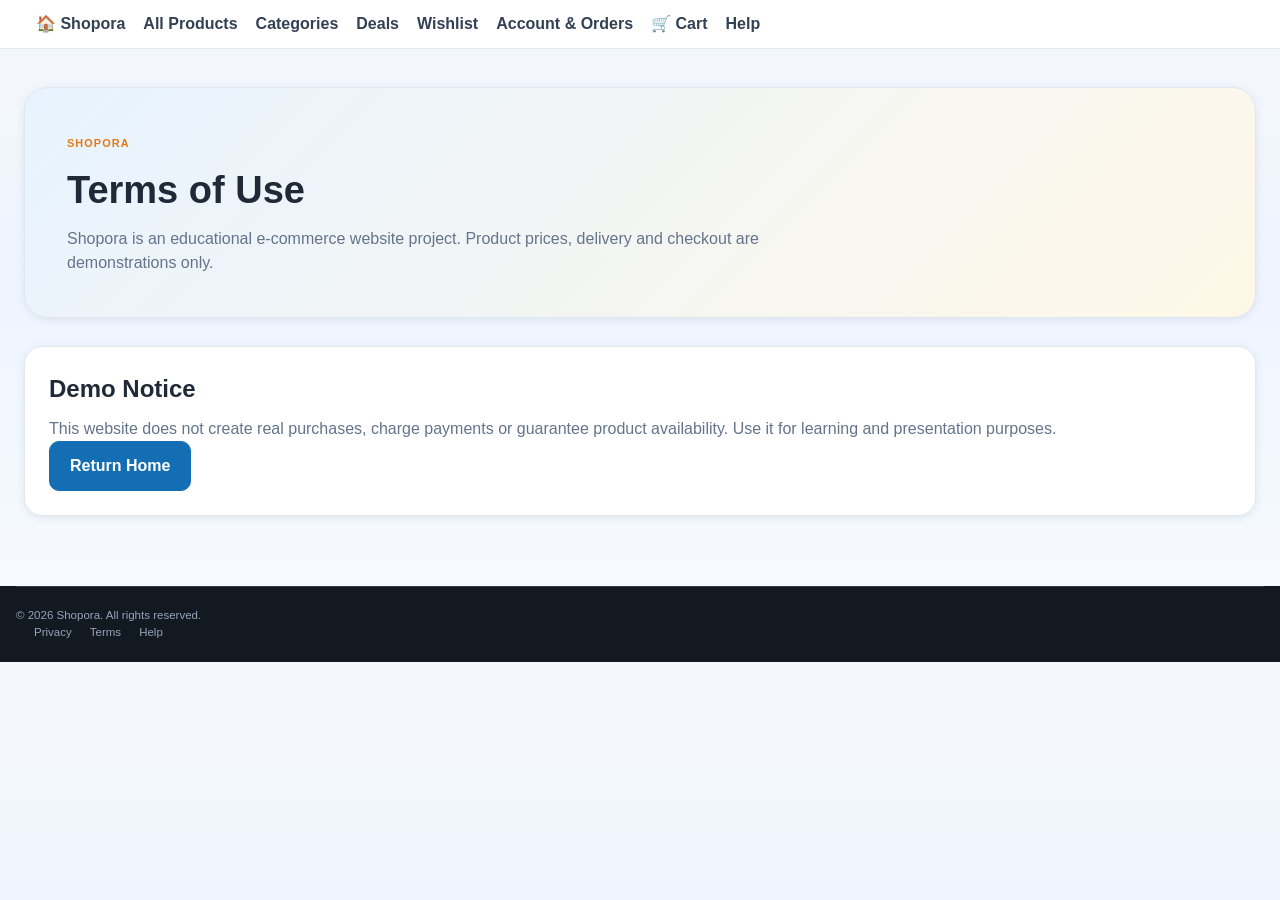
<file: terms.html>
<!DOCTYPE html><html lang="en"><head><meta charset="UTF-8"><meta name="viewport" content="width=device-width,initial-scale=1.0"><title>Shopora</title><link rel="stylesheet" href="css/style.css"></head><body><div class="site-mini-nav"><div class="container"><a href="index.html">🏠 Shopora</a><a href="products.html">All Products</a><a href="categories.html">Categories</a><a href="deals.html">Deals</a><a href="wishlist.html">Wishlist</a><a href="account.html">Account & Orders</a><a href="cart.html">🛒 Cart</a><a href="help.html">Help</a></div></div><main class="page-shell"><section class="page-hero"><span class="section-label">SHOPORA</span><h1>Terms of Use</h1><p>Shopora is an educational e-commerce website project. Product prices, delivery and checkout are demonstrations only.</p></section><div class="info-card"><h2>Demo Notice</h2><p>This website does not create real purchases, charge payments or guarantee product availability. Use it for learning and presentation purposes.</p><a class="shop-btn primary" href="index.html">Return Home</a></div></main><footer class="shopora-footer"><div class="container footer-bottom"><div>© 2026 Shopora. All rights reserved.</div><div><a href="privacy.html">Privacy</a><a href="terms.html">Terms</a><a href="help.html">Help</a></div></div></footer></body></html>
</file>
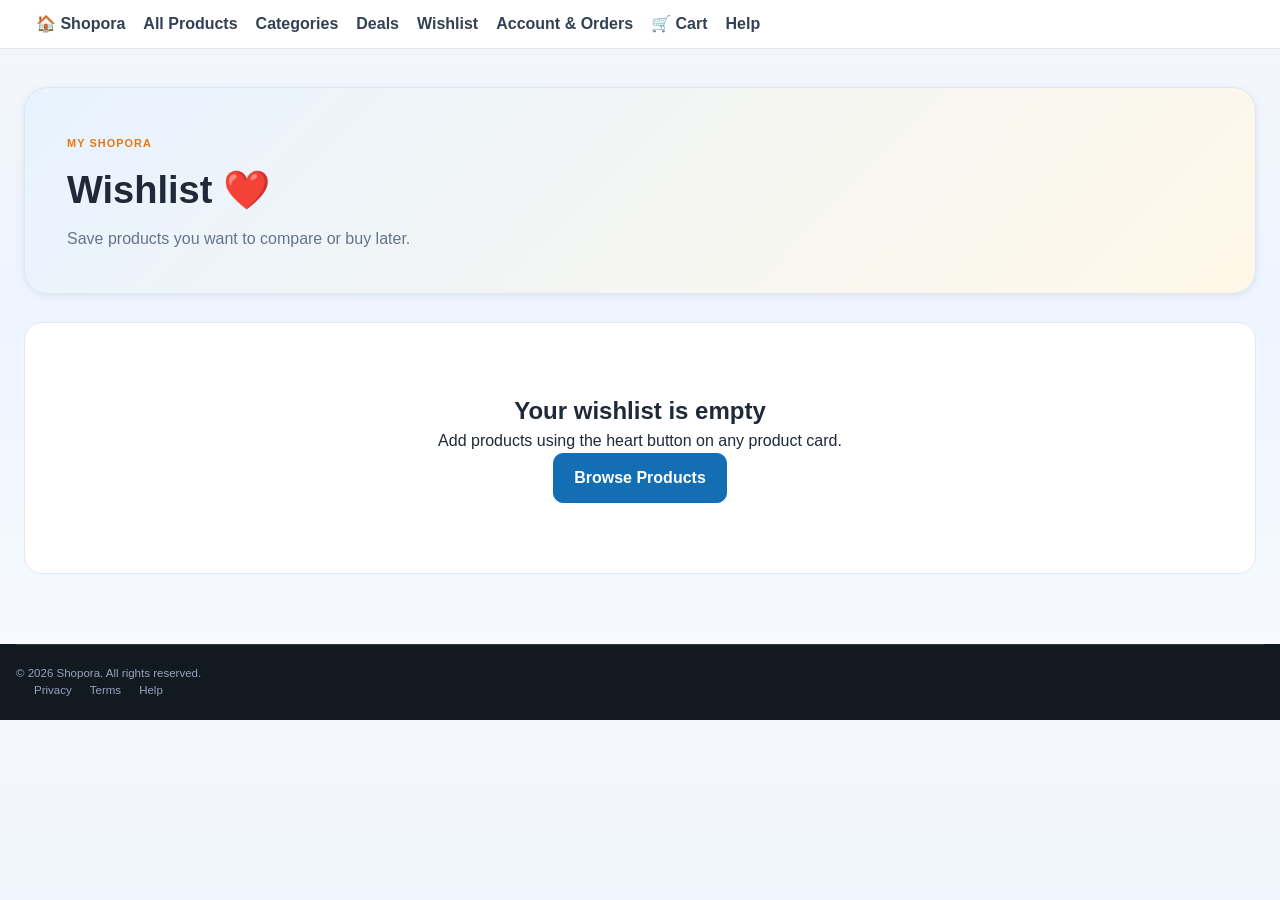
<file: wishlist.html>
<!DOCTYPE html><html lang="en"><head><meta charset="UTF-8"><meta name="viewport" content="width=device-width,initial-scale=1.0"><title>Shopora</title><link rel="stylesheet" href="css/style.css"></head><body><div class="site-mini-nav"><div class="container"><a href="index.html">🏠 Shopora</a><a href="products.html">All Products</a><a href="categories.html">Categories</a><a href="deals.html">Deals</a><a href="wishlist.html">Wishlist</a><a href="account.html">Account & Orders</a><a href="cart.html">🛒 Cart</a><a href="help.html">Help</a></div></div><main class="page-shell"><section class="page-hero"><span class="section-label">MY SHOPORA</span><h1>Wishlist ❤️</h1><p>Save products you want to compare or buy later.</p></section><div id="wishlistGrid" class="shopora-product-grid"></div><div id="wishlistEmpty" class="empty-page"><h2>Your wishlist is empty</h2><p>Add products using the heart button on any product card.</p><a class="shop-btn primary" href="products.html">Browse Products</a></div></main><script src="js/data.js"></script><script>const ids=JSON.parse(localStorage.getItem("wishlist")||"[]");const grid=document.getElementById("wishlistGrid"),empty=document.getElementById("wishlistEmpty");const items=products.filter(p=>ids.includes(p.id));if(items.length){empty.style.display="none";grid.innerHTML=items.map(p=>`<article class="product-card"><a class="product-image-wrapper" href="product.html?id=${p.id}"><img class="product-image" src="${p.image}?auto=format&fit=crop&w=700&q=80" onerror="this.onerror=null;this.src='assests/images/${p.category}.svg'" alt="${p.name}"></a><div class="product-content"><span class="category">${p.category}</span><h3>${p.name}</h3><div class="rating">⭐ ${p.rating}</div><div class="product-bottom"><strong>₹${p.price.toLocaleString("en-IN")}</strong><button class="add-btn" onclick="add(${p.id})">Add to Cart</button></div><button class="shop-btn" style="margin-top:10px" onclick="removeItem(${p.id})">Remove from Wishlist</button></div></article>`).join("");}function add(id){let c=JSON.parse(localStorage.getItem("cart")||"[]"),p=products.find(x=>x.id===id),e=c.find(x=>x.id===id);if(e)e.quantity++;else c.push({...p,quantity:1});localStorage.setItem("cart",JSON.stringify(c));alert(p.name+" added to cart!");}function removeItem(id){let a=JSON.parse(localStorage.getItem("wishlist")||"[]").filter(x=>x!==id);localStorage.setItem("wishlist",JSON.stringify(a));location.reload();}</script><footer class="shopora-footer"><div class="container footer-bottom"><div>© 2026 Shopora. All rights reserved.</div><div><a href="privacy.html">Privacy</a><a href="terms.html">Terms</a><a href="help.html">Help</a></div></div></footer></body></html>
</file>
<file: css/style.css>
/* =========================================================
   SHOPORA
   Modern E-Commerce Website
   ========================================================= */


/* =========================================================
   ROOT
========================================================= */

:root {

    --navy: #131921;
    --navy-light: #232f3e;

    --orange: #ff9900;
    --orange-dark: #e47911;

    --blue: #146eb4;
    --blue-dark: #0f5a91;

    --yellow: #ffd814;
    --yellow-dark: #f7ca00;

    --white: #ffffff;

    --black: #111111;

    --text: #1f2937;
    --text-light: #64748b;

    --background: #f4f7fb;

    --border: #d5d9d9;
    --border-light: #e7e7e7;

    --card:
        #ffffff;

    --success:
        #067d62;

    --danger:
        #b12704;

    --container:
        1400px;

    --shadow:
        0 2px 8px rgba(0, 0, 0, 0.08);

    --shadow-hover:
        0 6px 20px rgba(0, 0, 0, 0.12);

    --transition:
        0.2s ease;
}


/* =========================================================
   RESET
========================================================= */

* {

    margin: 0;

    padding: 0;

    box-sizing: border-box;
}


html {

    scroll-behavior: smooth;

    font-size: 16px;
}


body {

    font-family:
        "Inter",
        Arial,
        Helvetica,
        sans-serif;

    background:
        var(--background);

    color:
        var(--text);

    line-height:
        1.5;
}


img {

    max-width:
        100%;

    display:
        block;
}


a {

    color:
        inherit;

    text-decoration:
        none;
}


button,
input,
select {

    font:
        inherit;
}


button {

    cursor:
        pointer;
}


.container {

    width:
        min(
            calc(100% - 32px),
            var(--container)
        );

    margin:
        0 auto;
}


.hidden {

    display:
        none !important;
}


/* =========================================================
   TOP BAR
========================================================= */

.top-bar {

    min-height:
        34px;

    background:
        #0d1117;

    color:
        #e5e7eb;

    font-size:
        0.78rem;
}


.top-bar-content {

    min-height:
        34px;

    display:
        flex;

    align-items:
        center;

    justify-content:
        space-between;
}


.top-links {

    display:
        flex;

    gap:
        22px;
}


.top-links a {

    color:
        #d1d5db;

    transition:
        color var(--transition);
}


.top-links a:hover {

    color:
        white;
}


/* =========================================================
   MAIN HEADER
========================================================= */

.main-header {

    background:
        var(--navy);

    color:
        white;
}


.header-content {

    min-height:
        70px;

    display:
        flex;

    align-items:
        center;

    gap:
        16px;
}


/* =========================================================
   LOGO
========================================================= */

.shopora-logo {

    display:
        flex;

    align-items:
        center;

    gap:
        7px;

    flex-shrink:
        0;
}


.logo-icon {

    width:
        37px;

    height:
        37px;

    display:
        grid;

    place-items:
        center;

    border-radius:
        6px;

    background:
        linear-gradient(
            135deg,
            #ff9900,
            #ffb700
        );

    color:
        #131921;

    font-size:
        1.35rem;

    font-weight:
        900;
}


.logo-text {

    font-size:
        1.5rem;

    font-weight:
        800;

    letter-spacing:
        -0.04em;

    color:
        white;
}


/* =========================================================
   DELIVERY LOCATION
========================================================= */

.delivery-location {

    display:
        flex;

    align-items:
        center;

    gap:
        7px;

    min-width:
        95px;

    padding:
        7px;

    border:
        1px solid transparent;

    border-radius:
        3px;

    transition:
        border var(--transition);
}


.delivery-location:hover {

    border-color:
        #ffffff;
}


.location-icon {

    font-size:
        1.1rem;
}


.delivery-location small {

    display:
        block;

    color:
        #d1d5db;

    font-size:
        0.68rem;

    line-height:
        1;
}


.delivery-location strong {

    font-size:
        0.8rem;
}


/* =========================================================
   SEARCH
========================================================= */

.main-search {

    flex:
        1;

    height:
        44px;

    display:
        flex;

    overflow:
        hidden;

    border-radius:
        5px;

    background:
        white;
}


.main-search select {

    width:
        72px;

    border:
        0;

    border-right:
        1px solid #ddd;

    padding:
        0 7px;

    background:
        #f3f3f3;

    color:
        #333;

    font-size:
        0.75rem;

    outline:
        none;
}


.main-search input {

    flex:
        1;

    min-width:
        0;

    border:
        0;

    outline:
        none;

    padding:
        0 14px;

    color:
        #111;

    font-size:
        0.92rem;
}


.main-search input::placeholder {

    color:
        #6b7280;
}


.main-search button {

    width:
        50px;

    border:
        0;

    background:
        var(--orange);

    color:
        #111;

    font-size:
        1.2rem;

    transition:
        background var(--transition);
}


.main-search button:hover {

    background:
        var(--orange-dark);

    color:
        white;
}


/* =========================================================
   HEADER ACCOUNT
========================================================= */

.header-account,
.header-orders {

    display:
        flex;

    flex-direction:
        column;

    justify-content:
        center;

    padding:
        7px;

    border:
        1px solid transparent;

    border-radius:
        3px;

    white-space:
        nowrap;
}


.header-account:hover,
.header-orders:hover {

    border-color:
        white;
}


.header-account small,
.header-orders small {

    font-size:
        0.67rem;

    color:
        #e5e7eb;
}


.header-account strong,
.header-orders strong {

    font-size:
        0.8rem;
}


/* =========================================================
   CART
========================================================= */

.header-cart {

    position:
        relative;

    display:
        flex;

    align-items:
        center;

    gap:
        5px;

    padding:
        8px;

    border:
        1px solid transparent;

    border-radius:
        3px;
}


.header-cart:hover {

    border-color:
        white;
}


.cart-icon {

    font-size:
        1.8rem;
}


.header-cart strong {

    font-size:
        0.85rem;
}


.cart-count {

    position:
        absolute;

    top:
        0;

    left:
        22px;

    min-width:
        20px;

    height:
        20px;

    display:
        grid;

    place-items:
        center;

    border-radius:
        50%;

    background:
        var(--orange);

    color:
        #111;

    font-size:
        0.7rem;

    font-weight:
        800;
}


/* =========================================================
   CATEGORY NAV
========================================================= */

.category-nav {

    background:
        var(--navy-light);

    color:
        white;
}


.category-nav-content {

    min-height:
        44px;

    display:
        flex;

    align-items:
        center;

    gap:
        25px;

    overflow:
        auto;

    scrollbar-width:
        none;
}


.category-nav-content::-webkit-scrollbar {

    display:
        none;
}


.category-nav a,
.menu-button {

    flex-shrink:
        0;

    color:
        white;

    font-size:
        0.83rem;

    font-weight:
        600;

    padding:
        7px 4px;

    border:
        1px solid transparent;

    background:
        transparent;
}


.category-nav a:hover,
.menu-button:hover {

    border-color:
        white;
}


.menu-button {

    display:
        flex;

    align-items:
        center;

    gap:
        6px;

    font-weight:
        800;
}


/* =========================================================
   HERO
========================================================= */

.hero {

    min-height:
        390px;

    background:

        linear-gradient(
            90deg,
            #dbeafe 0%,
            #eef2ff 45%,
            #fef3c7 100%
        );

    position:
        relative;

    overflow:
        hidden;
}


.hero::after {

    content:
        "";

    position:
        absolute;

    right:
        -100px;

    bottom:
        -180px;

    width:
        500px;

    height:
        500px;

    border-radius:
        50%;

    background:
        rgba(255, 153, 0, 0.16);
}


.hero-content {

    min-height:
        390px;

    display:
        flex;

    align-items:
        center;

    justify-content:
        space-between;

    gap:
        50px;

    position:
        relative;

    z-index:
        1;
}


.hero-text {

    max-width:
        650px;
}


.hero-badge {

    display:
        inline-block;

    margin-bottom:
        15px;

    padding:
        5px 10px;

    background:
        var(--navy);

    color:
        white;

    border-radius:
        3px;

    font-size:
        0.7rem;

    font-weight:
        800;

    letter-spacing:
        0.08em;
}


.hero h1 {

    max-width:
        700px;

    font-size:
        clamp(
            2.4rem,
            5vw,
            4rem
        );

    line-height:
        1.03;

    letter-spacing:
        -0.055em;

    color:
        #111827;

    margin-bottom:
        18px;
}


.hero h1 span {

    display:
        block;

    color:
        var(--blue);
}


.hero p {

    max-width:
        560px;

    color:
        #475569;

    font-size:
        1.05rem;

    margin-bottom:
        25px;
}


.hero-buttons {

    display:
        flex;

    gap:
        10px;
}


.hero-btn {

    display:
        inline-flex;

    align-items:
        center;

    justify-content:
        center;

    min-height:
        43px;

    padding:
        0 22px;

    border-radius:
        4px;

    font-size:
        0.9rem;

    font-weight:
        700;
}


.hero-btn.primary {

    background:
        var(--yellow);

    color:
        #111;
}


.hero-btn.primary:hover {

    background:
        var(--yellow-dark);
}


.hero-btn.secondary {

    background:
        white;

    border:
        1px solid #cbd5e1;
}


.hero-btn.secondary:hover {

    background:
        #f8fafc;
}


/* =========================================================
   HERO VISUAL
========================================================= */

.hero-visual {

    width:
        400px;

    height:
        300px;

    position:
        relative;
}


.hero-card {

    position:
        absolute;

    left:
        50%;

    top:
        50%;

    transform:
        translate(-50%, -50%);

    width:
        220px;

    height:
        220px;

    display:
        flex;

    flex-direction:
        column;

    align-items:
        center;

    justify-content:
        center;

    border-radius:
        50%;

    background:
        linear-gradient(
            135deg,
            #ff9900,
            #ffcc33
        );

    color:
        #111;

    box-shadow:
        0 20px 50px
        rgba(0, 0, 0, 0.15);
}


.hero-card span {

    font-size:
        2.7rem;

    margin-bottom:
        4px;
}


.hero-card strong {

    font-size:
        1.3rem;
}


.hero-card small {

    margin-top:
        5px;

    font-weight:
        600;
}


.floating-card {

    position:
        absolute;

    display:
        flex;

    align-items:
        center;

    gap:
        8px;

    padding:
        10px 14px;

    background:
        white;

    border-radius:
        6px;

    box-shadow:
        var(--shadow-hover);

    font-weight:
        700;

    font-size:
        0.82rem;

    animation:
        float 3s ease-in-out infinite;
}


.card-one {

    left:
        0;

    top:
        35px;
}


.card-two {

    right:
        0;

    top:
        80px;

    animation-delay:
        0.6s;
}


.card-three {

    left:
        35px;

    bottom:
        20px;

    animation-delay:
        1.2s;
}


@keyframes float {

    0%,
    100% {

        transform:
            translateY(0);

    }

    50% {

        transform:
            translateY(-8px);

    }

}


/* =========================================================
   QUICK CATEGORIES
========================================================= */

.quick-categories {

    margin-top:
        -35px;

    position:
        relative;

    z-index:
        5;
}


.category-boxes {

    display:
        grid;

    grid-template-columns:
        repeat(4, 1fr);

    gap:
        15px;
}


.quick-category {

    min-height:
        130px;

    display:
        flex;

    flex-direction:
        column;

    justify-content:
        center;

    align-items:
        flex-start;

    padding:
        20px;

    background:
        white;

    border:
        1px solid var(--border-light);

    border-radius:
        5px;

    box-shadow:
        var(--shadow);

    transition:
        transform var(--transition),
        box-shadow var(--transition);
}


.quick-category:hover {

    transform:
        translateY(-4px);

    box-shadow:
        var(--shadow-hover);
}


.quick-icon {

    width:
        42px;

    height:
        42px;

    display:
        grid;

    place-items:
        center;

    margin-bottom:
        10px;

    border-radius:
        50%;

    font-size:
        1.3rem;
}


.quick-icon.electronics {

    background:
        #dbeafe;
}


.quick-icon.fashion {

    background:
        #fce7f3;
}


.quick-icon.home {

    background:
        #dcfce7;
}


.quick-icon.deals {

    background:
        #fef3c7;
}


.quick-category strong {

    font-size:
        0.95rem;
}


.quick-category span {

    margin-top:
        3px;

    color:
        var(--blue);

    font-size:
        0.75rem;

    font-weight:
        700;
}


/* =========================================================
   DEAL SECTION
========================================================= */

.deal-section {

    padding:
        35px 0 15px;
}


.section-heading {

    display:
        flex;

    align-items:
        flex-end;

    justify-content:
        space-between;

    gap:
        20px;

    margin-bottom:
        18px;
}


.section-label {

    color:
        var(--orange-dark);

    font-size:
        0.68rem;

    font-weight:
        800;

    letter-spacing:
        0.1em;
}


.section-heading h2 {

    margin-top:
        4px;

    color:
        #111827;

    font-size:
        1.65rem;

    line-height:
        1.2;
}


.view-all {

    color:
        var(--blue);

    font-size:
        0.83rem;

    font-weight:
        700;
}


.view-all:hover {

    color:
        var(--blue-dark);

    text-decoration:
        underline;
}


.deal-banner {

    min-height:
        190px;

    display:
        flex;

    align-items:
        center;

    justify-content:
        space-between;

    padding:
        30px 50px;

    border-radius:
        6px;

    overflow:
        hidden;

    background:
        linear-gradient(
            100deg,
            #131921,
            #232f3e
        );

    color:
        white;
}


.deal-content > span {

    color:
        var(--orange);

    font-size:
        0.68rem;

    font-weight:
        800;

    letter-spacing:
        0.1em;
}


.deal-content h2 {

    margin:
        7px 0;

    font-size:
        1.8rem;
}


.deal-content p {

    color:
        #cbd5e1;

    font-size:
        0.88rem;
}


.deal-button {

    display:
        inline-flex;

    margin-top:
        15px;

    padding:
        9px 17px;

    border-radius:
        4px;

    background:
        var(--yellow);

    color:
        #111;

    font-size:
        0.82rem;

    font-weight:
        800;
}


.deal-price {

    width:
        170px;

    height:
        170px;

    display:
        flex;

    flex-direction:
        column;

    align-items:
        center;

    justify-content:
        center;

    border:
        3px dashed
        var(--orange);

    border-radius:
        50%;

    transform:
        rotate(8deg);
}


.deal-price strong {

    font-size:
        0.8rem;
}


.deal-price b {

    color:
        var(--orange);

    font-size:
        3.3rem;

    line-height:
        1;
}


.deal-price span {

    font-weight:
        800;
}


/* =========================================================
   PRODUCTS
========================================================= */

.products-section {

    padding:
        35px 0 60px;
}


.product-result-text {

    margin-top:
        4px;

    color:
        var(--text-light);

    font-size:
        0.8rem;
}


/* =========================================================
   FILTER BAR
========================================================= */

.filter-bar {

    display:
        flex;

    align-items:
        center;

    gap:
        15px;

    margin-bottom:
        20px;

    padding:
        14px 16px;

    background:
        white;

    border:
        1px solid var(--border);

    border-radius:
        5px;
}


.filter-title {

    margin-right:
        auto;

    font-size:
        0.85rem;
}


.filter-group {

    display:
        flex;

    align-items:
        center;

    gap:
        7px;
}


.filter-group label {

    color:
        var(--text-light);

    font-size:
        0.76rem;
}


.filter-group select {

    min-width:
        155px;

    height:
        38px;

    padding:
        0 10px;

    border:
        1px solid var(--border);

    border-radius:
        3px;

    background:
        white;

    outline:
        none;

    font-size:
        0.8rem;

    cursor:
        pointer;
}


.filter-group select:focus {

    border-color:
        var(--blue);

    box-shadow:
        0 0 0 2px
        rgba(20, 110, 180, 0.12);
}


/* =========================================================
   PRODUCT GRID
========================================================= */

.shopora-product-grid {

    display:
        grid;

    grid-template-columns:
        repeat(4, minmax(0, 1fr));

    gap:
        15px;
}


/* =========================================================
   PRODUCT CARD
========================================================= */

.product-card {

    position:
        relative;

    display:
        flex;

    flex-direction:
        column;

    min-width:
        0;

    background:
        white;

    border:
        1px solid var(--border-light);

    border-radius:
        4px;

    overflow:
        hidden;

    transition:
        box-shadow var(--transition),
        transform var(--transition);
}


.product-card:hover {

    transform:
        translateY(-2px);

    box-shadow:
        var(--shadow-hover);
}


.product-image-wrapper {

    display:
        block;

    width:
        100%;

    aspect-ratio:
        1 / 0.88;

    overflow:
        hidden;

    background:
        #f7f7f7;
}


.product-image {

    width:
        100%;

    height:
        100%;

    object-fit:
        cover;

    transition:
        transform 0.4s ease;
}


.product-card:hover
.product-image {

    transform:
        scale(1.04);
}


.product-content {

    display:
        flex;

    flex-direction:
        column;

    flex:
        1;

    padding:
        14px;
}


.product-content .category {

    align-self:
        flex-start;

    margin-bottom:
        7px;

    padding:
        3px 7px;

    border-radius:
        3px;

    background:
        #f0f2f2;

    color:
        #565959;

    font-size:
        0.65rem;

    font-weight:
        700;

    text-transform:
        capitalize;
}


.product-content h3 {

    min-height:
        43px;

    margin:
        0 0 7px;

    color:
        #0f1111;

    font-size:
        0.9rem;

    font-weight:
        600;

    line-height:
        1.35;

    display:
        -webkit-box;

    -webkit-line-clamp:
        2;

    -webkit-box-orient:
        vertical;

    overflow:
        hidden;
}


.product-content .rating {

    color:
        #de7921;

    font-size:
        0.78rem;

    font-weight:
        700;
}


.product-bottom {

    display:
        flex;

    align-items:
        center;

    justify-content:
        space-between;

    gap:
        8px;

    margin-top:
        auto;

    padding-top:
        12px;
}


.product-bottom strong {

    color:
        #0f1111;

    font-size:
        1.1rem;

    white-space:
        nowrap;
}


.add-btn {

    min-height:
        34px;

    padding:
        0 11px;

    border:
        1px solid
        var(--yellow-dark);

    border-radius:
        20px;

    background:
        var(--yellow);

    color:
        #111;

    font-size:
        0.72rem;

    font-weight:
        700;

    transition:
        background var(--transition);
}


.add-btn:hover {

    background:
        var(--yellow-dark);
}


/* =========================================================
   EMPTY STATE
========================================================= */

.shopora-empty {

    padding:
        70px 20px;

    text-align:
        center;

    background:
        white;

    border:
        1px solid var(--border);

    border-radius:
        5px;
}


.empty-icon {

    margin-bottom:
        10px;

    font-size:
        2.5rem;
}


.shopora-empty h2 {

    margin-bottom:
        6px;

    font-size:
        1.4rem;
}


.shopora-empty p {

    margin-bottom:
        18px;

    color:
        var(--text-light);
}


.clear-search {

    min-height:
        38px;

    padding:
        0 16px;

    border:
        1px solid
        var(--yellow-dark);

    border-radius:
        20px;

    background:
        var(--yellow);

    color:
        #111;

    font-weight:
        700;
}


/* =========================================================
   PAGINATION
========================================================= */

.pagination {

    display:
        flex;

    justify-content:
        center;

    align-items:
        center;

    flex-wrap:
        wrap;

    gap:
        6px;

    margin-top:
        30px;
}


.pagination button {

    min-width:
        36px;

    height:
        36px;

    padding:
        0 10px;

    border:
        1px solid var(--border);

    border-radius:
        3px;

    background:
        white;

    color:
        #111;

    font-size:
        0.78rem;

    font-weight:
        600;
}


.pagination button:hover:not(:disabled) {

    border-color:
        var(--blue);

    color:
        var(--blue);
}


.pagination button.active {

    background:
        var(--navy-light);

    border-color:
        var(--navy-light);

    color:
        white;
}


.pagination button:disabled {

    opacity:
        0.45;

    cursor:
        not-allowed;
}


/* =========================================================
   BENEFITS
========================================================= */

.benefits-section {

    padding:
        35px 0;

    background:
        white;

    border-top:
        1px solid var(--border);

    border-bottom:
        1px solid var(--border);
}


.benefits-grid {

    display:
        grid;

    grid-template-columns:
        repeat(4, 1fr);

    gap:
        25px;
}


.benefit {

    display:
        flex;

    align-items:
        flex-start;

    gap:
        12px;
}


.benefit-icon {

    width:
        42px;

    height:
        42px;

    flex-shrink:
        0;

    display:
        grid;

    place-items:
        center;

    border-radius:
        50%;

    background:
        #f3f4f6;

    font-size:
        1.2rem;
}


.benefit strong {

    display:
        block;

    margin-bottom:
        3px;

    font-size:
        0.82rem;
}


.benefit p {

    color:
        var(--text-light);

    font-size:
        0.72rem;

    line-height:
        1.45;
}


/* =========================================================
   FOOTER
========================================================= */

.shopora-footer {

    background:
        var(--navy);

    color:
        white;
}


.back-to-top {

    padding:
        13px;

    text-align:
        center;

    background:
        #37475a;
}


.back-to-top a {

    color:
        white;

    font-size:
        0.78rem;

    font-weight:
        600;
}


.back-to-top:hover {

    background:
        #485769;
}


.footer-main {

    display:
        grid;

    grid-template-columns:
        2fr
        1fr
        1fr
        1fr;

    gap:
        50px;

    padding:
        50px 0;
}


.footer-brand {

    max-width:
        350px;
}


.footer-logo {

    margin-bottom:
        15px;
}


.footer-brand p {

    color:
        #cbd5e1;

    font-size:
        0.8rem;

    line-height:
        1.7;
}


.footer-column {

    display:
        flex;

    flex-direction:
        column;

    gap:
        8px;
}


.footer-column h3 {

    margin-bottom:
        8px;

    font-size:
        0.9rem;
}


.footer-column a {

    color:
        #cbd5e1;

    font-size:
        0.77rem;
}


.footer-column a:hover {

    color:
        white;

    text-decoration:
        underline;
}


.footer-bottom {

    padding:
        20px 0;

    border-top:
        1px solid
        rgba(255, 255, 255, 0.15);

    color:
        #94a3b8;

    font-size:
        0.72rem;
}


.footer-bottom .container {

    display:
        flex;

    align-items:
        center;

    justify-content:
        space-between;

    gap:
        20px;
}


.footer-bottom a {

    margin-left:
        18px;
}


.footer-bottom a:hover {

    color:
        white;
}


/* =========================================================
   TOAST
========================================================= */

.toast {

    position:
        fixed;

    right:
        20px;

    bottom:
        20px;

    z-index:
        9999;

    max-width:
        350px;

    padding:
        13px 18px;

    border-radius:
        4px;

    background:
        #131921;

    color:
        white;

    box-shadow:
        0 5px 20px
        rgba(0, 0, 0, 0.25);

    font-size:
        0.8rem;

    font-weight:
        600;

    opacity:
        0;

    transform:
        translateY(20px);

    transition:
        all 0.3s ease;
}


.toast.show {

    opacity:
        1;

    transform:
        translateY(0);
}


/* =========================================================
   RESPONSIVE - 1200px
========================================================= */

@media (max-width: 1200px) {

    .header-content {

        gap:
            10px;

    }


    .delivery-location {

        display:
            none;

    }


    .product-grid,
    .shopora-product-grid {

        grid-template-columns:
            repeat(3, 1fr);

    }

}


/* =========================================================
   RESPONSIVE - 1000px
========================================================= */

@media (max-width: 1000px) {

    .header-account,
    .header-orders {

        display:
            none;

    }


    .hero-visual {

        width:
            320px;

    }


    .category-boxes {

        grid-template-columns:
            repeat(2, 1fr);

    }


    .benefits-grid {

        grid-template-columns:
            repeat(2, 1fr);

    }


    .footer-main {

        grid-template-columns:
            repeat(2, 1fr);

    }

}


/* =========================================================
   RESPONSIVE - 768px
========================================================= */

@media (max-width: 768px) {

    .top-links {

        display:
            none;

    }


    .top-bar-content {

        justify-content:
            center;

    }


    .header-content {

        flex-wrap:
            wrap;

        padding:
            10px 0;

    }


    .main-search {

        order:
            5;

        flex-basis:
            100%;

    }


    .header-cart {

        margin-left:
            auto;

    }


    .category-nav-content {

        gap:
            18px;

    }


    .hero {

        min-height:
            auto;

    }


    .hero-content {

        min-height:
            auto;

        padding:
            55px 0;

    }


    .hero-visual {

        display:
            none;

    }


    .hero h1 {

        font-size:
            2.6rem;

    }


    .deal-banner {

        padding:
            25px;

    }


    .deal-price {

        width:
            130px;

        height:
            130px;

    }


    .deal-price b {

        font-size:
            2.5rem;

    }


    .shopora-product-grid {

        grid-template-columns:
            repeat(2, 1fr);

    }


    .filter-bar {

        flex-wrap:
            wrap;

    }


    .filter-title {

        width:
            100%;

        margin-bottom:
            4px;

    }


    .filter-group {

        flex:
            1;

    }


    .filter-group select {

        width:
            100%;

    }

}


/* =========================================================
   RESPONSIVE - 500px
========================================================= */

@media (max-width: 500px) {

    .container {

        width:
            calc(100% - 20px);

    }


    .logo-text {

        font-size:
            1.25rem;

    }


    .main-search {

        height:
            42px;

    }


    .main-search select {

        width:
            65px;

    }


    .header-cart strong {

        display:
            none;

    }


    .category-nav a:nth-of-type(n + 4) {

        display:
            none;

    }


    .hero-content {

        padding:
            45px 0;

    }


    .hero h1 {

        font-size:
            2.15rem;

    }


    .hero p {

        font-size:
            0.9rem;

    }


    .hero-buttons {

        width:
            100%;

    }


    .hero-btn {

        flex:
            1;

    }


    .quick-categories {

        margin-top:
            -20px;

    }


    .category-boxes {

        grid-template-columns:
            repeat(2, 1fr);

        gap:
            8px;

    }


    .quick-category {

        min-height:
            110px;

        padding:
            14px;

    }


    .quick-category strong {

        font-size:
            0.8rem;

    }


    .deal-banner {

        flex-direction:
            column;

        align-items:
            flex-start;

        gap:
            25px;

    }


    .deal-price {

        align-self:
            center;

    }


    .section-heading h2 {

        font-size:
            1.35rem;

    }


    .shopora-product-grid {

        grid-template-columns:
            repeat(2, 1fr);

        gap:
            8px;

    }


    .product-content {

        padding:
            10px;

    }


    .product-content h3 {

        font-size:
            0.78rem;

    }


    .product-bottom {

        align-items:
            flex-start;

        flex-direction:
            column;

    }


    .product-bottom strong {

        font-size:
            0.95rem;

    }


    .add-btn {

        width:
            100%;

    }


    .filter-group {

        width:
            100%;

        flex:
            none;

    }


    .benefits-grid {

        grid-template-columns:
            1fr;

    }


    .footer-main {

        grid-template-columns:
            1fr;

        gap:
            30px;

    }


    .footer-bottom .container {

        align-items:
            flex-start;

        flex-direction:
            column;

    }


    .footer-bottom a {

        margin:
            0 15px 0 0;

    }

}


/* =========================================================
   ACCESSIBILITY
========================================================= */

button:focus-visible,
a:focus-visible,
input:focus-visible,
select:focus-visible {

    outline:
        3px solid
        rgba(255, 153, 0, 0.6);

    outline-offset:
        2px;
}


/* =========================================================
   SELECTION
========================================================= */

::selection {

    background:
        var(--orange);

    color:
        #111;
}


/* =========================================================
   SCROLLBAR
========================================================= */

::-webkit-scrollbar {

    width:
        9px;

}


::-webkit-scrollbar-track {

    background:
        #eaeded;

}


::-webkit-scrollbar-thumb {

    background:
        #9ca3af;

    border-radius:
        10px;

}


::-webkit-scrollbar-thumb:hover {

    background:
        #6b7280;

}
/* =====================================================
   PREMIUM PRODUCT DETAILS PAGE
===================================================== */

.product-detail-page {
    width: min(1180px, calc(100% - 30px));
    margin: 0 auto;
    padding: 30px 0 70px;
}

.details-back {
    display: inline-flex;
    align-items: center;
    gap: 7px;

    margin-bottom: 20px;

    color: #146eb4;
    font-size: 13px;
    font-weight: 700;

    transition: .2s ease;
}

.details-back:hover {
    color: #e47911;
    transform: translateX(-3px);
}


/* MAIN CARD */

.product-detail-card {
    display: grid;
    grid-template-columns: 48% 52%;

    overflow: hidden;

    background: #ffffff;

    border: 1px solid #e2e8f0;
    border-radius: 20px;

    box-shadow:
        0 12px 35px rgba(15, 23, 42, .08);
}


/* =====================================================
   IMAGE
===================================================== */

.product-gallery {
    padding: 35px;

    display: flex;
    align-items: center;
    justify-content: center;

    background:
        radial-gradient(
            circle at center,
            #ffffff 0%,
            #f8fafc 70%
        );
}

.product-image-box {
    position: relative;

    width: 100%;
    min-height: 520px;

    display: flex;
    align-items: center;
    justify-content: center;

    overflow: hidden;

    border: 1px solid #e5e7eb;
    border-radius: 18px;

    background: #ffffff;
}

.main-product-image {
    width: 100%;
    height: 480px;

    object-fit: contain;

    padding: 35px;

    transition:
        transform .4s ease;
}

.product-image-box:hover
.main-product-image {
    transform: scale(1.05);
}

.product-badge {
    position: absolute;

    top: 18px;
    left: 18px;

    z-index: 2;

    padding: 8px 13px;

    border-radius: 50px;

    background: #232f3e;
    color: #ffffff;

    font-size: 11px;
    font-weight: 800;

    text-transform: uppercase;
    letter-spacing: .5px;
}


/* =====================================================
   INFORMATION
===================================================== */

.product-information {
    padding: 38px 40px;
}

.product-category {
    display: inline-block;

    margin-bottom: 10px;

    color: #e47911;

    font-size: 11px;
    font-weight: 900;

    letter-spacing: 1.5px;
    text-transform: uppercase;
}

.product-detail-title {
    margin: 0 0 15px;

    color: #111827;

    font-size: clamp(25px, 3vw, 38px);

    line-height: 1.15;

    letter-spacing: -.7px;
}


/* =====================================================
   RATING
===================================================== */

.product-rating-row {
    display: flex;
    align-items: center;
    gap: 10px;

    margin-bottom: 24px;
}

.product-rating {
    display: inline-flex;
    align-items: center;

    padding: 7px 11px;

    border-radius: 7px;

    background: #fff7ed;

    color: #b45309;

    font-size: 13px;
    font-weight: 800;
}

.rating-text {
    color: #64748b;
    font-size: 12px;
}


/* =====================================================
   PRICE
===================================================== */

.product-price-box {
    padding: 18px 20px;

    margin-bottom: 24px;

    border: 1px solid #dbeafe;
    border-radius: 12px;

    background:
        linear-gradient(
            135deg,
            #f8fbff,
            #ffffff
        );
}

.price-label {
    display: block;

    margin-bottom: 3px;

    color: #64748b;

    font-size: 11px;
    font-weight: 600;

    text-transform: uppercase;
}

.product-detail-price {
    color: #b12704;

    font-size: 30px;
    font-weight: 900;
}

.price-note {
    display: block;

    margin-top: 4px;

    color: #64748b;

    font-size: 11px;
}


/* =====================================================
   DESCRIPTION
===================================================== */

.product-description {
    padding-bottom: 22px;

    border-bottom: 1px solid #e5e7eb;
}

.product-description h3,
.product-specifications h3 {
    margin-bottom: 10px;

    color: #111827;

    font-size: 15px;
    font-weight: 800;
}

.product-description p {
    color: #64748b;

    font-size: 13px;

    line-height: 1.8;
}


/* =====================================================
   SPECIFICATIONS
===================================================== */

.product-specifications {
    padding: 22px 0;

    border-bottom: 1px solid #e5e7eb;
}

.specification-grid {
    display: grid;

    grid-template-columns:
        repeat(2, 1fr);

    gap: 10px;
}

.spec-item {
    padding: 13px;

    border: 1px solid #edf0f3;
    border-radius: 9px;

    background: #f8fafc;
}

.spec-item span {
    display: block;

    margin-bottom: 5px;

    color: #64748b;

    font-size: 10px;

    text-transform: uppercase;
}

.spec-item strong {
    color: #1e293b;

    font-size: 12px;
}

.spec-item .available {
    color: #067d62;
}


/* =====================================================
   QUANTITY
===================================================== */

.purchase-section {
    display: flex;
    align-items: center;
    gap: 18px;

    padding: 22px 0;
}

.quantity-title {
    color: #334155;

    font-size: 13px;
    font-weight: 800;
}

.quantity-control {
    display: inline-flex;
    align-items: center;

    height: 40px;

    overflow: hidden;

    border: 1px solid #cbd5e1;
    border-radius: 8px;

    background: #ffffff;
}

.quantity-control button {
    width: 40px;
    height: 40px;

    border: none;

    background: #f8fafc;

    color: #111827;

    font-size: 20px;

    cursor: pointer;

    transition: .2s ease;
}

.quantity-control button:hover {
    background: #e5e7eb;
}

.quantity-control span {
    width: 45px;

    text-align: center;

    color: #111827;

    font-size: 14px;
    font-weight: 800;
}


/* =====================================================
   ACTION BUTTONS
===================================================== */

.product-action-buttons {
    display: grid;

    grid-template-columns:
        1fr 1fr;

    gap: 12px;
}

.add-cart-button,
.buy-now-button {
    min-height: 50px;

    display: flex;
    align-items: center;
    justify-content: center;

    border-radius: 10px;

    font-size: 13px;
    font-weight: 800;

    cursor: pointer;

    transition: .25s ease;
}

.add-cart-button {
    border: 1px solid #f7ca00;

    background: #ffd814;

    color: #111827;
}

.add-cart-button:hover {
    background: #f7ca00;

    transform: translateY(-2px);

    box-shadow:
        0 7px 18px rgba(247,202,0,.22);
}

.add-cart-button.added {
    border-color: #067d62;

    background: #067d62;

    color: #ffffff;
}

.buy-now-button {
    border: 1px solid #232f3e;

    background: #232f3e;

    color: #ffffff;
}

.buy-now-button:hover {
    background: #131921;

    transform: translateY(-2px);

    box-shadow:
        0 7px 18px rgba(15,23,42,.18);
}


/* =====================================================
   BENEFITS
===================================================== */

.product-benefits {
    display: grid;

    grid-template-columns:
        repeat(3, 1fr);

    gap: 8px;

    margin-top: 20px;
}

.benefit-item {
    display: flex;

    align-items: center;

    gap: 8px;

    padding: 11px;

    border-radius: 9px;

    background: #f8fafc;
}

.benefit-icon {
    width: 31px;
    height: 31px;

    flex-shrink: 0;

    display: flex;
    align-items: center;
    justify-content: center;

    border-radius: 8px;

    background: #ffffff;

    font-size: 14px;
}

.benefit-item strong {
    display: block;

    color: #1e293b;

    font-size: 10px;
}

.benefit-item small {
    display: block;

    margin-top: 2px;

    color: #64748b;

    font-size: 8px;

    line-height: 1.3;
}


/* =====================================================
   PRODUCT NOT FOUND
===================================================== */

.product-not-found {
    min-height: 500px;

    display: flex;
    flex-direction: column;

    align-items: center;
    justify-content: center;

    text-align: center;
}

.not-found-icon {
    margin-bottom: 15px;

    font-size: 60px;
}

.product-not-found h2 {
    margin-bottom: 8px;

    color: #111827;
}

.product-not-found p {
    margin-bottom: 20px;

    color: #64748b;
}

.product-back-btn {
    padding: 11px 20px;

    border-radius: 9px;

    background: #232f3e;

    color: #ffffff;

    font-size: 13px;
    font-weight: 700;
}


/* =====================================================
   MOBILE
===================================================== */

@media (max-width: 900px) {

    .product-detail-card {
        grid-template-columns: 1fr;
    }

    .product-gallery {
        padding: 20px;
    }

    .product-image-box {
        min-height: 420px;
    }

    .main-product-image {
        height: 390px;
    }

    .product-information {
        padding: 28px;
    }
}


@media (max-width: 600px) {

    .product-detail-page {
        width: calc(100% - 20px);

        padding-top: 20px;
    }

    .product-image-box {
        min-height: 330px;
    }

    .main-product-image {
        height: 300px;

        padding: 20px;
    }

    .product-information {
        padding: 22px 18px;
    }

    .product-detail-title {
        font-size: 25px;
    }

    .product-detail-price {
        font-size: 26px;
    }

    .specification-grid {
        grid-template-columns: 1fr;
    }

    .product-action-buttons {
        grid-template-columns: 1fr;
    }

    .product-benefits {
        grid-template-columns: 1fr;
    }

    .benefit-item {
        padding: 13px;
    }
}
/* =========================================
   PRODUCT RESULTS
========================================= */

.products-section,
#products {
    padding: 55px 20px;
    background: #f4f6f8;
}

.products-grid,
.product-grid {
    width: min(1250px, 100%);
    margin: 25px auto;

    display: grid;
    grid-template-columns: repeat(4, 1fr);
    gap: 20px;
}

.product-card {
    overflow: hidden;

    background: #ffffff;

    border: 1px solid #e2e8f0;
    border-radius: 14px;

    cursor: pointer;

    transition: 0.25s;

    box-shadow:
        0 5px 18px rgba(15, 23, 42, .06);
}

.product-card:hover {
    transform: translateY(-6px);

    box-shadow:
        0 14px 30px rgba(15, 23, 42, .12);
}

.product-image-wrapper {
    height: 220px;

    position: relative;

    overflow: hidden;

    background: #f8fafc;
}

.product-image {
    width: 100%;
    height: 100%;

    display: block;

    object-fit: cover;

    transition: .3s;
}

.product-card:hover .product-image {
    transform: scale(1.05);
}

.product-category-badge {
    position: absolute;

    top: 12px;
    left: 12px;

    padding: 6px 9px;

    border-radius: 6px;

    background: #172033;
    color: white;

    font-size: 10px;
    font-weight: 700;
}

.product-card-content {
    padding: 17px;
}

.product-category {
    margin-bottom: 5px;

    color: #1473c9;

    font-size: 11px;
    font-weight: 700;
    text-transform: uppercase;
}

.product-name {
    margin: 0 0 8px;

    color: #172033;

    font-size: 16px;
    font-weight: 800;
}

.product-rating {
    margin-bottom: 9px;

    color: #f59e0b;

    font-size: 13px;
    font-weight: 700;
}

.product-description {
    height: 38px;

    overflow: hidden;

    margin: 0 0 15px;

    color: #64748b;

    font-size: 12px;
    line-height: 1.5;
}

.product-card-bottom {
    display: flex;
    align-items: center;
    justify-content: space-between;

    gap: 10px;
}

.product-price {
    color: #b45309;

    font-size: 18px;
    font-weight: 900;
}

.add-product-btn {
    padding: 9px 13px;

    border: 0;
    border-radius: 8px;

    background: #ffd814;
    color: #111827;

    font-size: 12px;
    font-weight: 800;

    cursor: pointer;

    transition: .2s;
}

.add-product-btn:hover {
    background: #f7ca00;
}

.add-product-btn.added {
    background: #16a34a;
    color: white;
}


/* =========================================
   NO PRODUCTS
========================================= */

.no-products {
    grid-column: 1 / -1;

    padding: 70px 20px;

    text-align: center;
}

.no-products-icon {
    margin-bottom: 12px;

    font-size: 50px;
}

.no-products h2 {
    margin: 0 0 7px;

    color: #172033;
}

.no-products p {
    margin: 0 0 20px;

    color: #64748b;
}

.clear-search-btn {
    padding: 11px 18px;

    border: 0;
    border-radius: 8px;

    background: #172033;
    color: white;

    font-weight: 700;

    cursor: pointer;
}


/* =========================================
   RESPONSIVE
========================================= */

@media (max-width: 1000px) {

    .products-grid,
    .product-grid {
        grid-template-columns: repeat(3, 1fr);
    }

}

@media (max-width: 700px) {

    .products-grid,
    .product-grid {
        grid-template-columns: repeat(2, 1fr);
        gap: 13px;
    }

    .product-image-wrapper {
        height: 180px;
    }

}

@media (max-width: 450px) {

    .products-grid,
    .product-grid {
        grid-template-columns: 1fr;
    }

    .product-image-wrapper {
        height: 220px;
    }

}
.header-action{font:inherit;text-align:left;cursor:pointer;background:transparent;border:0;color:inherit;padding:0}.hero-image-showcase{position:absolute;inset:30px 20px 20px 30px;border-radius:24px;overflow:hidden;box-shadow:0 20px 50px rgba(0,0,0,.18);background:#fff;transform:rotate(1deg)}.hero-image-showcase img{width:100%;height:100%;object-fit:cover}.hero-image-caption{position:absolute;left:0;right:0;bottom:0;padding:18px 20px;background:linear-gradient(transparent,rgba(0,0,0,.78));color:#fff;display:flex;flex-direction:column;gap:5px}.hero-image-caption strong{font-size:18px}.hero-image-caption span{font-size:13px;opacity:.9}.marketplace-strip{background:#0b57d0;color:#fff;padding:18px 0}.marketplace-inner{display:flex;align-items:center;gap:22px}.marketplace-badge{background:#ffd21c;color:#0b57d0;font-weight:900;padding:7px 12px;border-radius:4px;line-height:1}.marketplace-badge span{font-size:10px}.marketplace-inner>div:nth-child(2){display:flex;flex-direction:column;flex:1}.marketplace-inner>div:nth-child(2) span{font-size:13px;opacity:.9;margin-top:3px}.marketplace-btn{background:#fff;color:#0b57d0;padding:10px 16px;border-radius:6px;font-weight:800;text-decoration:none}.support-strip{padding:55px 0;text-align:center;background:#f5f8ff}.support-strip p{color:#667085;margin-bottom:20px}.shopora-modal{position:fixed;inset:0;background:rgba(0,0,0,.55);display:none;align-items:center;justify-content:center;z-index:9999;padding:20px}.shopora-modal.open{display:flex}.modal-card{background:#fff;max-width:520px;width:100%;border-radius:18px;padding:30px;position:relative;box-shadow:0 25px 70px rgba(0,0,0,.25)}.modal-close{position:absolute;right:14px;top:10px;border:0;background:none;font-size:28px;cursor:pointer}.modal-main-btn{border:0;background:#0b57d0;color:#fff;padding:11px 18px;border-radius:7px;cursor:pointer;font-weight:700}@media(max-width:700px){.marketplace-inner{flex-wrap:wrap}.marketplace-btn{width:100%;text-align:center}.hero-image-showcase{inset:10px}.hero-visual{min-height:300px}}


/* ===== Shopora 2.0 marketplace theme ===== */
body{background:linear-gradient(180deg,#f4f7fb 0%,#eef5ff 45%,#f8fbff 100%);}
.page-shell{max-width:1400px;margin:0 auto;padding:38px 24px 70px}.page-hero{background:linear-gradient(135deg,#e8f3ff,#fff8e8);border:1px solid #dce7f3;border-radius:24px;padding:42px;box-shadow:var(--shadow);margin-bottom:28px}.page-hero h1{font-size:38px;margin:8px 0}.page-hero p{color:#64748b;max-width:800px}.page-actions{display:flex;gap:12px;flex-wrap:wrap;margin-top:22px}.shop-btn{display:inline-flex;align-items:center;justify-content:center;padding:12px 20px;border-radius:10px;text-decoration:none;font-weight:700;border:1px solid #d5d9d9;background:#fff;color:#111;cursor:pointer}.shop-btn.primary{background:#146eb4;color:#fff;border-color:#146eb4}.shop-btn.yellow{background:#ffd814;border-color:#f7ca00}.shop-btn:hover{transform:translateY(-1px);box-shadow:var(--shadow-hover)}.page-grid{display:grid;grid-template-columns:repeat(3,1fr);gap:22px}.info-card{background:#fff;border:1px solid #e2e8f0;border-radius:18px;padding:24px;box-shadow:var(--shadow)}.info-card h2{margin-bottom:10px}.info-card p{color:#64748b}.category-page-card{overflow:hidden;padding:0}.category-page-card .cat-image{height:190px;display:flex;align-items:center;justify-content:center;background:linear-gradient(135deg,#eaf4ff,#fff5d9);font-size:72px}.category-page-card .cat-body{padding:20px}.mini-list{display:grid;gap:12px;margin-top:18px}.mini-item{display:flex;align-items:center;justify-content:space-between;padding:14px;border:1px solid #e6ebf2;border-radius:12px;background:#fff}.mini-item strong{display:block}.mini-item span{color:#64748b;font-size:13px}.wishlist-btn{position:absolute;right:12px;top:12px;border:0;background:#fff;width:38px;height:38px;border-radius:50%;font-size:20px;cursor:pointer;box-shadow:0 2px 8px rgba(0,0,0,.12);z-index:2}.product-image-wrapper{position:relative}.wishlist-btn.active{color:#e11d48}.empty-page{text-align:center;padding:70px 20px;background:#fff;border-radius:18px;border:1px solid #e2e8f0}.site-mini-nav{background:#fff;border-bottom:1px solid #e2e8f0}.site-mini-nav .container{display:flex;gap:18px;align-items:center;overflow:auto;padding:12px 20px}.site-mini-nav a{color:#334155;text-decoration:none;font-weight:600;white-space:nowrap}.site-mini-nav a:hover{color:#146eb4}.faq{background:#fff;border:1px solid #e2e8f0;border-radius:14px;padding:18px}.faq summary{font-weight:700;cursor:pointer}.faq p{color:#64748b;margin-top:10px}.order-card{background:#fff;border:1px solid #e2e8f0;border-radius:16px;padding:20px;margin-bottom:15px}.order-card .order-top{display:flex;justify-content:space-between;gap:15px;flex-wrap:wrap}.status{display:inline-block;background:#e8f7ef;color:#067d62;padding:5px 10px;border-radius:20px;font-size:12px;font-weight:700}.cart-link{margin-top:15px;display:inline-block}.contact-box{background:linear-gradient(135deg,#146eb4,#0f5a91);color:#fff;border-radius:20px;padding:28px}.contact-box p{opacity:.9}.form-card{background:#fff;border:1px solid #e2e8f0;border-radius:18px;padding:25px}.form-card label{display:block;font-weight:700;margin:14px 0 6px}.form-card input,.form-card textarea,.form-card select{width:100%;padding:12px;border:1px solid #cbd5e1;border-radius:9px;font:inherit}.form-card textarea{min-height:120px;resize:vertical}@media(max-width:900px){.page-grid{grid-template-columns:1fr 1fr}}@media(max-width:600px){.page-shell{padding:24px 14px 50px}.page-hero{padding:26px}.page-hero h1{font-size:30px}.page-grid{grid-template-columns:1fr}}
</file>
<file: css/cart.css>
/* =====================================================
   SHOPORA CART
===================================================== */

.shopora-checkout-header {
    background: #131921;
    color: white;
}

.shopora-checkout-container {
    width: min(1400px, calc(100% - 32px));
    margin: auto;
}

.shopora-checkout-header
.shopora-checkout-container {
    min-height: 70px;
    display: flex;
    align-items: center;
    gap: 25px;
}

.secure-shopping {
    margin-left: auto;
    color: #d1d5db;
    font-size: 0.82rem;
}

.continue-shopping {
    padding: 8px 12px;
    border: 1px solid transparent;
    border-radius: 4px;
    font-size: 0.8rem;
}

.continue-shopping:hover {
    border-color: white;
}

.cart-page {
    min-height: calc(100vh - 140px);
    padding: 40px 0 70px;
}

.cart-heading {
    margin-bottom: 25px;
}

.page-label {
    color: #e47911;
    font-size: 0.7rem;
    font-weight: 800;
    letter-spacing: 0.1em;
}

.cart-heading h1 {
    margin-top: 5px;
    font-size: 2rem;
    color: #111827;
}

.cart-heading p {
    margin-top: 5px;
    color: #64748b;
    font-size: 0.85rem;
}

.cart-layout {
    display: grid;
    grid-template-columns: minmax(0, 1fr) 360px;
    gap: 25px;
    align-items: start;
}

.cart-items-section {
    background: white;
    border: 1px solid #d5d9d9;
    border-radius: 5px;
}

.cart-section-header {
    display: flex;
    justify-content: space-between;
    align-items: center;
    padding: 18px 20px;
    border-bottom: 1px solid #e5e7eb;
}

.cart-section-header strong {
    font-size: 1rem;
}

.clear-cart-btn {
    border: 0;
    background: transparent;
    color: #b12704;
    font-size: 0.75rem;
    cursor: pointer;
}

.clear-cart-btn:hover {
    text-decoration: underline;
}

.cart-item {
    display: grid;
    grid-template-columns: 130px minmax(0, 1fr) auto;
    gap: 20px;
    padding: 22px 20px;
    border-bottom: 1px solid #e5e7eb;
}

.cart-item:last-child {
    border-bottom: 0;
}

.cart-item-image {
    width: 130px;
    height: 130px;
    object-fit: cover;
    border-radius: 5px;
    background: #f8fafc;
}

.cart-item-details {
    min-width: 0;
}

.cart-item-category {
    color: #64748b;
    font-size: 0.68rem;
    text-transform: uppercase;
    font-weight: 700;
}

.cart-item-name {
    margin: 5px 0;
    color: #111827;
    font-size: 1rem;
    font-weight: 700;
}

.cart-item-rating {
    color: #e47911;
    font-size: 0.75rem;
}

.cart-item-stock {
    margin-top: 7px;
    color: #067d62;
    font-size: 0.73rem;
    font-weight: 600;
}

.cart-item-actions {
    display: flex;
    align-items: center;
    gap: 15px;
    margin-top: 18px;
}

.quantity-control {
    display: flex;
    align-items: center;
    border: 1px solid #aab7b8;
    border-radius: 5px;
    overflow: hidden;
}

.quantity-control button {
    width: 32px;
    height: 32px;
    border: 0;
    background: #f3f4f6;
    color: #111;
    font-size: 1rem;
}

.quantity-control span {
    width: 35px;
    text-align: center;
    font-size: 0.8rem;
    font-weight: 700;
}

.remove-item {
    border: 0;
    background: transparent;
    color: #146eb4;
    font-size: 0.73rem;
}

.remove-item:hover {
    text-decoration: underline;
}

.cart-item-price {
    text-align: right;
    white-space: nowrap;
}

.cart-item-price strong {
    color: #111;
    font-size: 1.2rem;
}

.cart-item-price small {
    display: block;
    margin-top: 4px;
    color: #067d62;
    font-size: 0.68rem;
}

.cart-summary {
    position: sticky;
    top: 20px;
}

.summary-card {
    padding: 22px;
    background: white;
    border: 1px solid #d5d9d9;
    border-radius: 5px;
}

.summary-card h2 {
    margin-bottom: 20px;
    font-size: 1.1rem;
}

.summary-row {
    display: flex;
    justify-content: space-between;
    gap: 15px;
    margin: 12px 0;
    color: #475569;
    font-size: 0.82rem;
}

.summary-row strong {
    color: #111;
}

.free-delivery {
    color: #067d62 !important;
}

.discount {
    color: #067d62 !important;
}

.summary-divider {
    height: 1px;
    margin: 16px 0;
    background: #e5e7eb;
}

.summary-total {
    display: flex;
    justify-content: space-between;
    align-items: center;
    margin: 16px 0 20px;
}

.summary-total span {
    font-size: 1rem;
    font-weight: 700;
}

.summary-total strong {
    color: #b12704;
    font-size: 1.45rem;
}

.coupon-box {
    padding: 14px;
    margin: 15px 0;
    background: #f8fafc;
    border-radius: 5px;
}

.coupon-box label {
    display: block;
    margin-bottom: 7px;
    font-size: 0.72rem;
    font-weight: 700;
}

.coupon-input {
    display: flex;
}

.coupon-input input {
    min-width: 0;
    flex: 1;
    height: 37px;
    padding: 0 10px;
    border: 1px solid #cbd5e1;
    border-radius: 4px 0 0 4px;
    outline: none;
    font-size: 0.75rem;
}

.coupon-input input:focus {
    border-color: #146eb4;
}

.coupon-input button {
    padding: 0 13px;
    border: 0;
    border-radius: 0 4px 4px 0;
    background: #232f3e;
    color: white;
    font-size: 0.72rem;
    font-weight: 700;
}

#couponMessage {
    display: block;
    margin-top: 6px;
    font-size: 0.7rem;
}

.checkout-btn {
    width: 100%;
    min-height: 44px;
    display: flex;
    justify-content: center;
    align-items: center;
    gap: 10px;
    border: 1px solid #f7ca00;
    border-radius: 22px;
    background: #ffd814;
    color: #111;
    font-size: 0.83rem;
    font-weight: 700;
}

.checkout-btn:hover {
    background: #f7ca00;
}

.secure-note {
    display: flex;
    justify-content: center;
    gap: 6px;
    margin-top: 14px;
    color: #64748b;
    font-size: 0.7rem;
}

.delivery-card {
    display: flex;
    gap: 12px;
    margin-top: 12px;
    padding: 15px;
    background: white;
    border: 1px solid #d5d9d9;
    border-radius: 5px;
}

.delivery-icon {
    font-size: 1.3rem;
}

.delivery-card strong {
    font-size: 0.78rem;
}

.delivery-card p {
    margin-top: 3px;
    color: #64748b;
    font-size: 0.7rem;
}

.empty-cart {
    padding: 80px 20px;
    text-align: center;
}

.empty-cart-icon {
    margin-bottom: 12px;
    font-size: 3.5rem;
}

.empty-cart h2 {
    margin-bottom: 6px;
    font-size: 1.4rem;
}

.empty-cart p {
    margin-bottom: 20px;
    color: #64748b;
    font-size: 0.85rem;
}

.shop-btn {
    display: inline-flex;
    align-items: center;
    justify-content: center;
    min-height: 42px;
    padding: 0 22px;
    border-radius: 22px;
    background: #ffd814;
    color: #111;
    font-size: 0.8rem;
    font-weight: 700;
}

.simple-footer {
    padding: 22px 0;
    background: #131921;
    color: #94a3b8;
    font-size: 0.72rem;
}

.simple-footer .shopora-checkout-container {
    display: flex;
    justify-content: space-between;
    gap: 20px;
}

.footer-links {
    display: flex;
    gap: 20px;
}

.footer-links a:hover {
    color: white;
}

@media (max-width: 850px) {

    .cart-layout {
        grid-template-columns: 1fr;
    }

    .cart-summary {
        position: static;
    }
}

@media (max-width: 600px) {

    .shopora-checkout-header
    .shopora-checkout-container {
        min-height: 60px;
    }

    .secure-shopping {
        display: none;
    }

    .continue-shopping {
        margin-left: auto;
    }

    .cart-item {
        grid-template-columns: 90px minmax(0, 1fr);
        gap: 12px;
    }

    .cart-item-image {
        width: 90px;
        height: 90px;
    }

    .cart-item-price {
        grid-column: 2;
        text-align: left;
    }

    .cart-item-actions {
        flex-wrap: wrap;
    }

    .simple-footer .shopora-checkout-container {
        flex-direction: column;
    }
}
</file>
<file: css/checkout.css>
/* =====================================================
   SHOPORA CHECKOUT
===================================================== */

* {
    box-sizing: border-box;
}

body {
    margin: 0;
    font-family: "Inter", Arial, sans-serif;
    color: #172033;
    background: #f4f7fb;
}

/* =====================================================
   HEADER
===================================================== */

.shopora-checkout-header {
    background: #ffffff;
    border-bottom: 1px solid #e5e7eb;
    box-shadow: 0 2px 12px rgba(15, 23, 42, 0.06);
}

.shopora-checkout-header .shopora-checkout-container {
    min-height: 82px;

    display: flex;
    align-items: center;
    justify-content: space-between;

    gap: 20px;
}

.shopora-checkout-container {
    width: min(1180px, calc(100% - 32px));
    margin: 0 auto;
}

/* LOGO */

.shopora-logo {
    display: flex;
    align-items: center;
    gap: 10px;

    color: #172033;
    text-decoration: none;
}

.logo-icon {
    width: 40px;
    height: 40px;

    display: flex;
    align-items: center;
    justify-content: center;

    border-radius: 10px;

    background: #ffb703;
    color: #111827;

    font-size: 22px;
    font-weight: 800;
}

.logo-text {
    font-size: 23px;
    font-weight: 800;
}

/* SECURE */

.checkout-secure {
    display: flex;
    align-items: center;
    gap: 7px;

    color: #475569;
    font-size: 13px;
    font-weight: 600;
}

.checkout-back {
    color: #475569;
    text-decoration: none;

    font-size: 14px;
    font-weight: 600;

    transition: 0.2s;
}

.checkout-back:hover {
    color: #111827;
}

/* =====================================================
   PROGRESS
===================================================== */

.checkout-progress {
    background: #ffffff;
    border-bottom: 1px solid #e5e7eb;
}

.checkout-progress .shopora-checkout-container {
    padding: 18px 0;
}

.steps {
    display: flex;
    align-items: center;
    justify-content: center;
    gap: 18px;
}

.step {
    display: flex;
    align-items: center;
    gap: 9px;

    color: #94a3b8;

    font-size: 13px;
}

.step span {
    width: 30px;
    height: 30px;

    display: flex;
    align-items: center;
    justify-content: center;

    border-radius: 50%;

    background: #e2e8f0;
    color: #64748b;

    font-size: 12px;
    font-weight: 800;
}

.step strong {
    font-weight: 700;
}

.step.active {
    color: #172033;
}

.step.active span {
    background: #ffb703;
    color: #111827;
}

.step-line {
    width: 55px;
    height: 2px;
    background: #e2e8f0;
}

/* =====================================================
   MAIN
===================================================== */

.checkout-page {
    min-height: calc(100vh - 130px);
    padding: 42px 0 70px;

    background:
        linear-gradient(
            180deg,
            #f8fafc 0%,
            #eef3f8 100%
        );
}

/* =====================================================
   TITLE
===================================================== */

.checkout-title {
    margin-bottom: 27px;
}

.checkout-title > span {
    display: block;

    margin-bottom: 7px;

    color: #64748b;

    font-size: 12px;
    font-weight: 700;

    letter-spacing: 1px;
}

.checkout-title h1 {
    margin: 0 0 8px;

    color: #172033;

    font-size: 34px;
    line-height: 1.2;
    font-weight: 800;
}

.checkout-title p {
    margin: 0;

    color: #64748b;

    font-size: 14px;
}

/* =====================================================
   MAIN GRID
===================================================== */

#checkoutForm {
    width: 100%;
}

.checkout-layout {
    display: grid;

    grid-template-columns:
        minmax(0, 1fr)
        370px;

    gap: 25px;

    align-items: start;
}

.checkout-main {
    display: flex;
    flex-direction: column;
    gap: 20px;
}

.checkout-sidebar {
    min-width: 0;
}

/* =====================================================
   CARDS
===================================================== */

.checkout-card,
.checkout-summary,
.checkout-trust {
    background: #ffffff;

    border: 1px solid #e2e8f0;
    border-radius: 16px;

    box-shadow:
        0 8px 30px rgba(15, 23, 42, 0.07);
}

.checkout-card {
    padding: 27px;
}

/* =====================================================
   CARD TITLE
===================================================== */

.checkout-card-title {
    display: flex;
    align-items: flex-start;

    gap: 13px;

    margin-bottom: 24px;
}

.number-circle {
    width: 35px;
    height: 35px;

    flex-shrink: 0;

    display: flex;
    align-items: center;
    justify-content: center;

    border-radius: 50%;

    background: #172033;
    color: #ffffff;

    font-size: 14px;
    font-weight: 800;
}

.checkout-card-title h2 {
    margin: 0 0 5px;

    color: #172033;

    font-size: 20px;
    font-weight: 800;
}

.checkout-card-title p {
    margin: 0;

    color: #64748b;

    font-size: 13px;
    line-height: 1.5;
}

/* =====================================================
   FORM GRID
===================================================== */

.form-grid {
    display: grid;

    grid-template-columns: 1fr 1fr;

    gap: 18px;
}

.form-group {
    display: flex;
    flex-direction: column;

    gap: 7px;
}

.form-group.full {
    grid-column: 1 / -1;
}

.form-group label {
    color: #334155;

    font-size: 13px;
    font-weight: 700;
}

.form-group input,
.form-group textarea,
.form-group select {
    width: 100%;

    padding: 12px 13px;

    min-height: 46px;

    border: 1px solid #cbd5e1;
    border-radius: 9px;

    background: #ffffff;
    color: #172033;

    outline: none;

    font-family: inherit;
    font-size: 14px;

    transition:
        border-color 0.2s,
        box-shadow 0.2s,
        background 0.2s;
}

.form-group textarea {
    min-height: 92px;

    resize: vertical;
}

.form-group input::placeholder,
.form-group textarea::placeholder {
    color: #94a3b8;
}

.form-group input:focus,
.form-group textarea:focus,
.form-group select:focus {
    border-color: #ffb703;

    box-shadow:
        0 0 0 3px rgba(255, 183, 3, 0.14);

    background: #fffefa;
}

.field-error {
    min-height: 14px;

    color: #dc2626;

    font-size: 11px;
}

/* =====================================================
   DELIVERY OPTIONS
===================================================== */

.delivery-options {
    display: flex;
    flex-direction: column;
    gap: 12px;
}

.delivery-option {
    display: flex;
    align-items: center;

    gap: 13px;

    padding: 16px;

    border: 1px solid #dbe2ea;
    border-radius: 11px;

    cursor: pointer;

    transition: 0.2s;
}

.delivery-option:hover {
    border-color: #ffb703;
    background: #fffdf5;
}

.delivery-option:has(input:checked) {
    border-color: #ffb703;

    background: #fffdf3;

    box-shadow:
        0 0 0 2px rgba(255, 183, 3, 0.12);
}

.delivery-option input {
    width: 17px;
    height: 17px;

    flex-shrink: 0;

    accent-color: #ffb703;
}

.delivery-option-content {
    width: 100%;

    display: flex;
    align-items: center;
    justify-content: space-between;

    gap: 15px;
}

.delivery-option-content > div {
    display: flex;
    flex-direction: column;
    gap: 4px;
}

.delivery-option-content strong {
    color: #172033;

    font-size: 14px;
}

.delivery-option-content span {
    color: #64748b;

    font-size: 12px;
}

.delivery-option-content b {
    color: #172033;

    font-size: 14px;
    white-space: nowrap;
}

/* =====================================================
   PAYMENT
===================================================== */

.payment-options {
    display: flex;
    flex-direction: column;
    gap: 11px;
}

.payment-option {
    display: flex;
    align-items: center;

    gap: 12px;

    padding: 15px;

    border: 1px solid #dbe2ea;
    border-radius: 11px;

    cursor: pointer;

    transition: 0.2s;
}

.payment-option:hover {
    border-color: #ffb703;
    background: #fffdf5;
}

.payment-option:has(input:checked) {
    border-color: #ffb703;

    background: #fffdf3;

    box-shadow:
        0 0 0 2px rgba(255, 183, 3, 0.12);
}

.payment-option > input {
    width: 17px;
    height: 17px;

    flex-shrink: 0;

    accent-color: #ffb703;
}

.payment-option-content {
    display: flex;
    align-items: center;

    gap: 13px;
}

.payment-icon {
    width: 40px;
    height: 40px;

    display: flex;
    align-items: center;
    justify-content: center;

    border-radius: 9px;

    background: #f1f5f9;

    font-size: 20px;
}

.payment-option-content strong {
    display: block;

    margin-bottom: 4px;

    color: #172033;

    font-size: 14px;
}

.payment-option-content small {
    display: block;

    color: #64748b;

    font-size: 11px;
}

/* =====================================================
   CARD DETAILS
===================================================== */

.card-details {
    margin-top: 17px;
    padding-top: 18px;

    border-top: 1px solid #e5e7eb;
}

/* =====================================================
   SUMMARY
===================================================== */

.checkout-summary {
    padding: 23px;

    position: sticky;
    top: 20px;
}

.checkout-summary h2 {
    margin: 0 0 20px;

    color: #172033;

    font-size: 19px;
    font-weight: 800;
}

.checkout-items {
    display: flex;
    flex-direction: column;

    gap: 14px;

    max-height: 360px;

    overflow-y: auto;
}

.checkout-item {
    display: grid;

    grid-template-columns:
        62px
        minmax(0, 1fr)
        auto;

    align-items: center;

    gap: 11px;

    padding-bottom: 14px;

    border-bottom: 1px solid #edf0f3;
}

.checkout-image-wrap {
    width: 62px;
    height: 62px;

    position: relative;
}

.checkout-item img {
    width: 62px;
    height: 62px;

    display: block;

    object-fit: cover;

    border-radius: 10px;

    border: 1px solid #e2e8f0;
}

.checkout-qty-badge {
    position: absolute;

    top: -7px;
    right: -7px;

    min-width: 22px;
    height: 22px;

    display: flex;
    align-items: center;
    justify-content: center;

    padding: 0 5px;

    border-radius: 50px;

    background: #172033;
    color: #ffffff;

    font-size: 11px;
    font-weight: 800;
}

.checkout-item-info {
    min-width: 0;

    display: flex;
    flex-direction: column;

    gap: 5px;
}

.checkout-item-info strong {
    overflow: hidden;

    color: #172033;

    font-size: 13px;
    font-weight: 700;

    white-space: nowrap;
    text-overflow: ellipsis;
}

.checkout-item-info span {
    color: #64748b;

    font-size: 11px;
}

.checkout-item-price {
    color: #172033;

    font-size: 13px;
    font-weight: 800;

    white-space: nowrap;
}

/* =====================================================
   SUMMARY ROWS
===================================================== */

.summary-divider {
    width: 100%;
    height: 1px;

    margin: 18px 0;

    background: #e5e7eb;
}

.summary-row {
    display: flex;
    align-items: center;
    justify-content: space-between;

    margin: 13px 0;

    color: #64748b;

    font-size: 13px;
}

.summary-row strong {
    color: #172033;

    font-weight: 700;
}

.summary-total {
    display: flex;
    align-items: center;
    justify-content: space-between;
}

.summary-total span {
    color: #172033;

    font-size: 17px;
    font-weight: 800;
}

.summary-total strong {
    color: #b45309;

    font-size: 22px;
    font-weight: 900;
}

/* =====================================================
   PLACE ORDER
===================================================== */

.place-order-btn {
    width: 100%;

    min-height: 51px;

    margin-top: 20px;

    display: flex;
    align-items: center;
    justify-content: center;

    gap: 12px;

    border: 1px solid #f7ca00;
    border-radius: 10px;

    background: #ffd814;
    color: #111827;

    font-size: 14px;
    font-weight: 800;

    cursor: pointer;

    transition: 0.2s;
}

.place-order-btn span {
    font-size: 18px;
}

.place-order-btn:hover {
    background: #f7ca00;

    transform: translateY(-2px);

    box-shadow:
        0 8px 20px rgba(247, 202, 0, 0.25);
}

.place-order-btn:active {
    transform: translateY(0);
}

.secure-checkout-note {
    margin: 12px 0 0;

    text-align: center;

    color: #64748b;

    font-size: 11px;
}

.place-order-mobile {
    display: none;
}

/* =====================================================
   BUYER PROTECTION
===================================================== */

.checkout-trust {
    margin-top: 15px;
    padding: 18px;

    display: flex;
    align-items: flex-start;

    gap: 12px;
}

.checkout-trust > div:first-child {
    width: 38px;
    height: 38px;

    display: flex;
    align-items: center;
    justify-content: center;

    flex-shrink: 0;

    border-radius: 9px;

    background: #f1f5f9;

    font-size: 20px;
}

.checkout-trust strong {
    display: block;

    margin-bottom: 5px;

    color: #172033;

    font-size: 13px;
}

.checkout-trust p {
    margin: 0;

    color: #64748b;

    font-size: 11px;
    line-height: 1.5;
}

/* =====================================================
   FOOTER
===================================================== */

.simple-footer {
    padding: 22px 0;

    background: #172033;
    color: #cbd5e1;

    font-size: 12px;
}

.simple-footer .shopora-checkout-container {
    display: flex;
    align-items: center;
    justify-content: space-between;

    gap: 20px;
}

.footer-links {
    display: flex;
    gap: 20px;
}

.footer-links a {
    color: #cbd5e1;

    text-decoration: none;

    transition: 0.2s;
}

.footer-links a:hover {
    color: #ffffff;
}

/* =====================================================
   EMPTY CHECKOUT
===================================================== */

.checkout-empty {
    padding: 50px 20px;

    text-align: center;
}

.checkout-empty-icon {
    margin-bottom: 12px;

    font-size: 50px;
}

.checkout-empty h3 {
    margin: 0 0 7px;

    color: #172033;

    font-size: 20px;
}

.checkout-empty p {
    margin: 0 0 20px;

    color: #64748b;

    font-size: 14px;
}

.checkout-shop-btn {
    display: inline-flex;

    padding: 11px 20px;

    border-radius: 9px;

    background: #172033;
    color: #ffffff;

    text-decoration: none;

    font-size: 13px;
    font-weight: 700;
}

.checkout-shop-btn:hover {
    background: #273449;
}

/* =====================================================
   SCROLLBAR
===================================================== */

.checkout-items::-webkit-scrollbar {
    width: 5px;
}

.checkout-items::-webkit-scrollbar-track {
    background: #f1f5f9;
}

.checkout-items::-webkit-scrollbar-thumb {
    background: #cbd5e1;
    border-radius: 10px;
}

/* =====================================================
   TABLET
===================================================== */

@media (max-width: 900px) {

    .checkout-layout {
        grid-template-columns: 1fr;
    }

    .checkout-sidebar {
        order: -1;
    }

    .checkout-summary {
        position: static;
    }

    .checkout-title h1 {
        font-size: 30px;
    }

    .place-order-mobile {
        display: block;
    }

    .desktop-place-order {
        display: none;
    }
}

/* =====================================================
   MOBILE
===================================================== */

@media (max-width: 650px) {

    .shopora-checkout-container {
        width: calc(100% - 22px);
    }

    .shopora-checkout-header .shopora-checkout-container {
        min-height: 70px;
    }

    .logo-text {
        font-size: 20px;
    }

    .logo-icon {
        width: 35px;
        height: 35px;
    }

    .checkout-secure {
        display: none;
    }

    .checkout-back {
        font-size: 12px;
    }

    /* STEPS */

    .checkout-progress .shopora-checkout-container {
        padding: 12px 0;
    }

    .steps {
        gap: 7px;
        justify-content: space-between;
    }

    .step {
        gap: 5px;
        font-size: 10px;
    }

    .step span {
        width: 24px;
        height: 24px;

        font-size: 10px;
    }

    .step-line {
        width: 18px;
    }

    /* MAIN */

    .checkout-page {
        padding: 25px 0 45px;
    }

    .checkout-title {
        margin-bottom: 20px;
    }

    .checkout-title h1 {
        font-size: 26px;
    }

    .checkout-title p {
        font-size: 13px;
        line-height: 1.5;
    }

    /* CARDS */

    .checkout-card {
        padding: 18px;
        border-radius: 13px;
    }

    .checkout-summary {
        padding: 18px;
        border-radius: 13px;
    }

    .checkout-card-title {
        margin-bottom: 20px;
    }

    .checkout-card-title h2 {
        font-size: 18px;
    }

    .checkout-card-title p {
        font-size: 12px;
    }

    /* FORM */

    .form-grid {
        grid-template-columns: 1fr;
        gap: 15px;
    }

    .form-group.full {
        grid-column: auto;
    }

    /* DELIVERY */

    .delivery-option {
        padding: 13px;
    }

    /* PAYMENT */

    .payment-option {
        padding: 13px;
    }

    /* PRODUCTS */

    .checkout-item {
        grid-template-columns:
            52px
            minmax(0, 1fr)
            auto;
    }

    .checkout-image-wrap,
    .checkout-item img {
        width: 52px;
        height: 52px;
    }

    .checkout-item-info strong {
        font-size: 12px;
    }

    .checkout-item-info span {
        font-size: 10px;
    }

    .checkout-item-price {
        font-size: 12px;
    }

    /* FOOTER */

    .simple-footer .shopora-checkout-container {
        flex-direction: column;
        text-align: center;
    }

    .footer-links {
        gap: 15px;
    }
}

/* =====================================================
   SMALL MOBILE
===================================================== */

@media (max-width: 400px) {

    .checkout-back {
        font-size: 11px;
    }

    .checkout-progress .shopora-checkout-container {
        width: calc(100% - 14px);
    }

    .step strong {
        display: none;
    }

    .step-line {
        width: 25px;
    }

    .checkout-title h1 {
        font-size: 23px;
    }
}
</file>
<file: css/success.css>
/* ========================================
   SHOPORA SUCCESS PAGE
======================================== */

* {
    margin: 0;
    padding: 0;
    box-sizing: border-box;
}

html {
    scroll-behavior: smooth;
}

body {
    font-family: Arial, Helvetica, sans-serif;
    background: #f5f7fb;
    color: #172033;
    min-height: 100vh;
}


/* ========================================
   HEADER
======================================== */

.success-header {
    background: #111827;
    height: 72px;
    display: flex;
    align-items: center;
    justify-content: space-between;
    padding: 0 7%;
    color: white;
}

.success-logo {
    display: flex;
    align-items: center;
    gap: 10px;
}

.success-logo-icon {
    width: 40px;
    height: 40px;
    background: #ffb000;
    color: #111827;
    border-radius: 9px;
    display: flex;
    align-items: center;
    justify-content: center;
    font-size: 22px;
    font-weight: 800;
}

.success-logo-text {
    font-size: 24px;
    font-weight: 700;
}

.security-text {
    display: flex;
    align-items: center;
    gap: 8px;
    font-size: 14px;
    color: #d1d5db;
}


/* ========================================
   MAIN
======================================== */

.success-page {
    padding: 50px 20px 70px;
}

.success-container {
    width: min(900px, 100%);
    margin: auto;
}


/* ========================================
   SUCCESS CARD
======================================== */

.success-card {
    background: white;
    border-radius: 20px;
    padding: 45px;
    box-shadow: 0 12px 40px rgba(0, 0, 0, 0.08);
    text-align: center;
}


/* ========================================
   SUCCESS ICON
======================================== */

.success-icon {
    width: 85px;
    height: 85px;
    margin: 0 auto 22px;
    border-radius: 50%;
    background: #e9f9ef;
    color: #18a558;
    display: flex;
    align-items: center;
    justify-content: center;
    font-size: 42px;
    font-weight: bold;
    border: 8px solid #f3fcf6;
}


/* ========================================
   TITLE
======================================== */

.success-label {
    color: #ff9800;
    font-size: 13px;
    font-weight: 700;
    letter-spacing: 2px;
    margin-bottom: 10px;
}

.success-card h1 {
    font-size: 38px;
    color: #172033;
    margin-bottom: 14px;
}

.success-message {
    color: #667085;
    font-size: 16px;
    line-height: 1.7;
    max-width: 650px;
    margin: auto;
}


/* ========================================
   ORDER DETAILS
======================================== */

.order-details {
    margin-top: 35px;
    border: 1px solid #e5e7eb;
    border-radius: 14px;
    overflow: hidden;
    text-align: left;
}

.order-details-title {
    background: #f8fafc;
    padding: 18px 22px;
    font-size: 18px;
    font-weight: 700;
    border-bottom: 1px solid #e5e7eb;
}

.order-row {
    display: flex;
    justify-content: space-between;
    align-items: center;
    gap: 20px;
    padding: 17px 22px;
    border-bottom: 1px solid #eef0f3;
}

.order-row:last-child {
    border-bottom: none;
}

.order-row span {
    color: #667085;
}

.order-row strong {
    color: #172033;
    font-weight: 700;
}


/* ========================================
   DELIVERY STATUS
======================================== */

.delivery-box {
    margin-top: 28px;
    padding: 25px;
    background: #fff8e8;
    border: 1px solid #ffe1a3;
    border-radius: 14px;
    text-align: left;
}

.delivery-label {
    color: #e38b00;
    font-size: 12px;
    font-weight: 800;
    letter-spacing: 1.5px;
    margin-bottom: 7px;
}

.delivery-box h2 {
    font-size: 23px;
    margin-bottom: 8px;
}

.delivery-date {
    color: #667085;
    font-size: 14px;
}


/* ========================================
   TRACKING
======================================== */

.tracking {
    margin-top: 30px;
    display: grid;
    grid-template-columns: repeat(4, 1fr);
    gap: 10px;
    text-align: center;
}

.track-step {
    position: relative;
}

.track-circle {
    width: 38px;
    height: 38px;
    margin: auto;
    border-radius: 50%;
    background: #e5e7eb;
    color: #667085;
    display: flex;
    align-items: center;
    justify-content: center;
    font-weight: 700;
}

.track-step.active .track-circle {
    background: #18a558;
    color: white;
}

.track-step strong {
    display: block;
    margin-top: 10px;
    font-size: 13px;
}

.track-step p {
    margin-top: 5px;
    font-size: 12px;
    color: #667085;
    line-height: 1.4;
}


/* ========================================
   BUTTONS
======================================== */

.success-actions {
    margin-top: 35px;
    display: flex;
    justify-content: center;
    gap: 14px;
    flex-wrap: wrap;
}

.success-btn {
    text-decoration: none;
    border: none;
    cursor: pointer;
    padding: 14px 25px;
    border-radius: 10px;
    font-size: 15px;
    font-weight: 700;
    transition: 0.2s ease;
}

.primary-btn {
    background: #ff9800;
    color: white;
}

.primary-btn:hover {
    background: #e68900;
    transform: translateY(-2px);
}

.secondary-btn {
    background: #172033;
    color: white;
}

.secondary-btn:hover {
    background: #273449;
    transform: translateY(-2px);
}


/* ========================================
   SUPPORT
======================================== */

.support-text {
    margin-top: 25px;
    color: #667085;
    font-size: 14px;
}

.support-text a {
    color: #e68900;
    text-decoration: none;
    font-weight: 700;
}


/* ========================================
   FOOTER
======================================== */

.success-footer {
    text-align: center;
    padding: 25px;
    color: #667085;
    font-size: 13px;
}


/* ========================================
   RESPONSIVE
======================================== */

@media (max-width: 700px) {

    .success-header {
        height: auto;
        padding: 15px 20px;
        gap: 15px;
    }

    .success-logo-text {
        font-size: 20px;
    }

    .security-text {
        font-size: 12px;
    }

    .success-page {
        padding: 25px 15px 45px;
    }

    .success-card {
        padding: 30px 20px;
        border-radius: 16px;
    }

    .success-card h1 {
        font-size: 30px;
    }

    .success-message {
        font-size: 14px;
    }

    .order-row {
        flex-direction: column;
        align-items: flex-start;
        gap: 5px;
    }

    .tracking {
        grid-template-columns: repeat(2, 1fr);
        gap: 25px 10px;
    }

    .success-actions {
        flex-direction: column;
    }

    .success-btn {
        width: 100%;
    }
}


@media (max-width: 450px) {

    .success-header {
        flex-direction: column;
        align-items: flex-start;
    }

    .success-card h1 {
        font-size: 26px;
    }

    .success-icon {
        width: 70px;
        height: 70px;
        font-size: 32px;
    }

}
</file>
